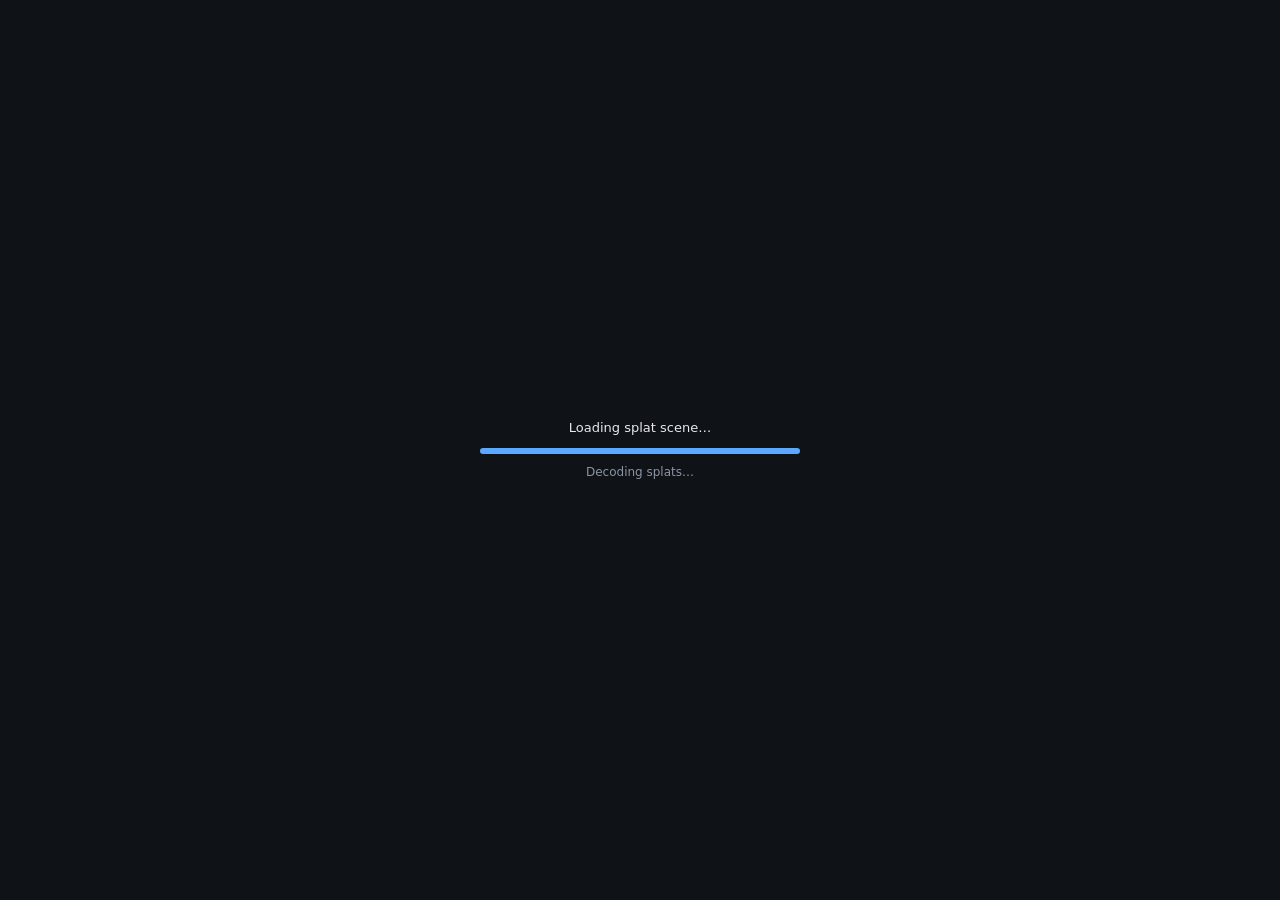
<file: web/index.html>
<!DOCTYPE html>
<html lang="en">
<head>
<meta charset="utf-8">
<meta name="viewport" content="width=device-width, initial-scale=1">
<title>Equipment Room Field-Service Navigator</title>
<style>
  :root { --bg:#0f1216; --panel:rgba(18,22,28,.92); --line:#2a313b; --text:#e6e9ee; --mut:#8b95a3;
          --ok:#3ecf8e; --watch:#f5b942; --bad:#ff5d5d; --none:#7d8794; --acc:#5aa9ff; }
  * { box-sizing:border-box; }
  html,body { margin:0; height:100%; background:var(--bg); color:var(--text);
              font:13px/1.45 ui-sans-serif,system-ui,-apple-system,"Segoe UI",sans-serif; overflow:hidden; }
  #c { position:fixed; inset:0; }
  .panel { position:fixed; background:var(--panel); border:1px solid var(--line); border-radius:10px;
           backdrop-filter:blur(6px); }
  #top { top:12px; left:12px; padding:10px 12px; display:flex; gap:8px; align-items:center; flex-wrap:wrap; max-width:calc(100% - 420px); transition:max-width .25s; }
  body.side-collapsed #top { max-width:calc(100% - 56px); }
  #top h1 { font-size:14px; margin:0 8px 0 0; font-weight:600; }
  button { background:#1d242d; color:var(--text); border:1px solid var(--line); border-radius:6px;
           padding:6px 10px; font:inherit; cursor:pointer; }
  button:hover { border-color:var(--acc); }
  button.on { background:#20354d; border-color:var(--acc); }
  label { color:var(--mut); display:flex; align-items:center; gap:6px; }
  input[type=range] { width:90px; }
  #side-shell { position:fixed; top:12px; right:12px; bottom:12px; width:390px; z-index:6; pointer-events:none; }
  #side { position:absolute; inset:0; padding:12px; overflow:auto; pointer-events:auto;
           transition:transform .28s cubic-bezier(.4,0,.2,1), opacity .2s; transform:translateX(0); opacity:1; }
  #side-shell.collapsed #side { transform:translateX(calc(100% + 20px)); opacity:0; pointer-events:none; }
  .side-bar { display:flex; justify-content:flex-end; align-items:center; margin:-2px 0 6px; gap:6px; }
  #sidecollapse { padding:4px 10px; font-size:11px; }
  #sideopen { position:fixed; right:0; top:50%; transform:translateY(-50%); z-index:6; padding:12px 8px;
              border-radius:8px 0 0 8px; border-right:none; font-size:11px; letter-spacing:.03em; cursor:pointer;
              writing-mode:vertical-rl; text-orientation:mixed; }
  #side h2 { font-size:12px; text-transform:uppercase; letter-spacing:.06em; color:var(--mut); margin:4px 0 8px; }
  .card { border:1px solid var(--line); border-radius:8px; padding:8px 10px; margin-bottom:8px; background:#141920; }
  .card .row { display:flex; justify-content:space-between; gap:8px; }
  .tag { font-weight:600; }
  .pill { font-size:11px; padding:1px 7px; border-radius:20px; border:1px solid; white-space:nowrap; }
  .mut { color:var(--mut); font-size:12px; }
  .kv { display:grid; grid-template-columns:auto auto; gap:0 10px; font-size:12px; margin-top:4px; color:#c5ccd6; }
  #status { bottom:12px; left:12px; padding:8px 12px; color:var(--mut); }
  #load { position:fixed; inset:0; display:flex; align-items:center; justify-content:center; flex-direction:column; gap:10px; z-index:9; background:var(--bg); }
  #bar { width:320px; height:6px; background:#222a33; border-radius:4px; overflow:hidden; }
  #bar i { display:block; height:100%; width:0; background:var(--acc); }
  .lbl { position:fixed; pointer-events:none; transform:translate(-50%,-100%); font-size:11px; font-weight:600;
         padding:2px 7px; border-radius:5px; background:rgba(10,12,16,.94); border:1px solid; white-space:nowrap; }
  #copilot { display:none; }
  #copilot.show { display:block; }
  #copilot .card { border-color:#5a3434; background:#1b1416; }
  #copilot h3 { margin:10px 0 4px; font-size:12px; color:#ffb4b4; }
  #copilot ul { margin:4px 0; padding-left:18px; }
  #copilot li { margin:2px 0; }
  #copilot-ai-mount { margin-bottom:8px; }
  #copilot-ai-mount .card { border-color:#3d5f8a; background:#141920; }
  #copilot .cop-sec { margin-top:6px; border-top:1px solid var(--line); padding-top:2px; }
  #copilot .cop-sec:first-of-type { margin-top:4px; border-top:none; padding-top:0; }
  #copilot .cop-sec summary { cursor:pointer; list-style:none; font-size:12px; color:#ffb4b4; font-weight:600;
                              padding:6px 0 4px; user-select:none; }
  #copilot .cop-sec summary::-webkit-details-marker { display:none; }
  #copilot .cop-sec summary::before { content:"▾"; color:var(--mut); margin-right:6px; display:inline-block; transition:transform .15s; }
  #copilot .cop-sec:not([open]) summary::before { transform:rotate(-90deg); }
  #copilot .cop-body { padding-bottom:2px; }
  code { font-size:11px; color:#9fc6ff; }
  svg text { fill:var(--mut); font-size:9px; }
  select { background:#1d242d; color:var(--text); border:1px solid var(--line); border-radius:6px; padding:5px 6px; font:inherit; max-width:230px; }
  select.on { background:#20354d; border-color:var(--acc); }
  #coords input { background:#0f1216; color:var(--text); border:1px solid var(--line); border-radius:5px; padding:3px 5px; font:inherit; }
  #avpanel { left:12px; padding:10px 12px; width:260px; display:none; }
  #avpanel .grid { display:grid; grid-template-columns:repeat(4,1fr); gap:4px; margin:6px 0 8px; }
  #avpanel .grid button { padding:5px 2px; font-size:12px; }
  #avpanel label { justify-content:space-between; margin:5px 0; }
  #avpanel input[type=color] { width:40px; height:22px; padding:0; border:1px solid var(--line); border-radius:4px; background:none; }
  #avpanel input[type=text] { width:140px; background:#0f1216; color:var(--text); border:1px solid var(--line); border-radius:5px; padding:3px 5px; font:inherit; }
  .sw { display:flex; gap:4px; } .sw i { width:16px; height:16px; border-radius:50%; cursor:pointer; border:1px solid #0008; }
  #nav { left:12px; bottom:58px; width:292px; padding:10px 12px; max-height:calc(100vh - 384px); min-height:220px; overflow-y:auto; }
  #nav h2 { font-size:12px; text-transform:uppercase; letter-spacing:.06em; color:var(--mut); margin:0 0 6px; }
  #nav .f { display:grid; grid-template-columns:44px 1fr; gap:5px 8px; align-items:center; }
  #nav input, #nav select { width:100%; max-width:none; background:#0f1216; color:var(--text); border:1px solid var(--line); border-radius:6px; padding:5px 7px; font:inherit; }
  #nav .b { display:flex; gap:6px; margin-top:7px; flex-wrap:wrap; }
  #navmsg { min-height:16px; margin-top:6px; }
  #minimap { position:fixed; left:12px; top:118px; border:1px solid var(--line); border-radius:8px; background:#0f1216; display:none; }
  .axl { position:fixed; pointer-events:none; transform:translate(-50%,-50%); font:bold 12px ui-monospace,monospace; text-shadow:0 0 3px #000; }
</style>
<script type="importmap">
{ "imports": {
    "three": "./lib/three.module.js",
    "three/addons/": "./lib/addons/",
    "@sparkjsdev/spark": "./lib/spark.module.js" } }
</script>
</head>
<body>
<canvas id="c"></canvas>
<div id="load"><div>Loading splat scene…</div><div id="bar"><i></i></div><div id="loadtxt" class="mut"></div></div>

<div id="top" class="panel">
  <h1>Field-Service Navigator</h1>
  <select id="target" title="Target asset"></select>
  <button id="round">Inspection round</button>
  <button id="play">▶ Start</button>
  <button id="reset">↺ Reset</button>
  <button id="follow" class="on" title="Camera mode (V)">First person</button>
  <button id="allbox">All boxes</button>
  <button id="layoutbtn" title="Open the drag-and-drop layout editor" onclick="location.href='layout.html'">Layout editor</button>
  <button id="healthbtn" class="on" title="Blinking centre lights on degrading assets (H)">Health lights</button>
  <select id="classsel" title="Show only the boxes of one class"></select>
  <button id="gridbtn" title="Show the navigation grid on the floor (G)">Grid</button>
  <button id="mapbtn" class="on" title="2D map (M)">Map</button>
  <button id="avbtn">Avatar</button>
  <button id="restorebtn" style="display:none" title="Reload and bring back objects removed this session">Restore removed</button>
  <label>radius <input id="rad" type="range" min="0.5" max="3" step="0.1" value="1.5"><span id="radv">1.5 m</span></label>
  <label>speed <input id="spd" type="range" min="0.3" max="3" step="0.1" value="1"><span id="spdv">1.0×</span></label>
</div>
<div id="drive" class="panel" style="position:fixed;bottom:12px;left:50%;transform:translateX(-50%);padding:6px 12px;display:none">
  Driving: <b>W/S</b> walk · <b>A/D</b> step sideways · <b>←/→</b> turn ·<b>Shift</b> faster · <b>R</b> route to target from here · <b>▶</b> back to route</div>
<div id="keyhint" class="mut" style="position:fixed;bottom:52px;left:12px">Tip: press W/A/S/D or arrow keys to walk yourself</div>

<div id="side-shell">
  <div id="side" class="panel">
    <div class="side-bar"><button type="button" id="sidecollapse" title="Collapse analysis panel (])" aria-expanded="true">Hide panel ▸</button></div>
    <div id="copilot"></div>
    <h2>Nearby assets <span id="ncount" class="mut"></span></h2>
    <div id="near"></div>
  </div>
</div>
<button type="button" id="sideopen" class="panel" title="Show analysis panel ([)" hidden>◂ Analysis</button>
<div id="status" class="panel"></div>
<div id="nav" class="panel">
  <h2>Navigation</h2>
  <form id="navform" class="f">
    <label for="gridsel">Grid</label><select id="gridsel"></select>
    <label for="from">From</label><input id="from" placeholder="here, a cell number or a tag" value="here">
    <label for="to">To</label><select id="to" title="Mapped assets with health and telemetry"></select>
    <span></span><div class="b" style="margin-top:0"><button>Go</button><button type="button" id="stopbtn">Stop</button></div>
  </form>
  <div id="navmsg" class="mut"></div>
</div>
<canvas id="minimap" width="240" height="240" title="Yellow free, red blocked, purple route, white you"></canvas>
<div id="coords" class="panel" style="display:none;bottom:52px;left:12px;padding:8px 12px;font:12px ui-monospace,Menlo,monospace;min-width:300px">
  <div><span class="mut">walker </span><span id="c-me"></span></div>
  <div><span class="mut">cursor </span><span id="c-cur">move the mouse over the floor</span></div>
  <div class="mut" style="margin-top:2px">.ply frame · y points down · floor y = <span id="c-floor"></span></div>
  <form id="goto" style="display:flex;gap:4px;margin-top:6px;align-items:center">
    <span class="mut">go to</span>
    <input id="gx" placeholder="x" style="width:64px"><input id="gz" placeholder="z" style="width:64px">
    <button>Teleport</button><button type="button" id="copyxyz" title="Copy walker xyz">Copy</button>
  </form>
</div>
<div id="avpanel" class="panel">
  <div class="row" style="display:flex;justify-content:space-between;align-items:center"><b>Avatar</b><button id="avreset" style="padding:3px 8px">Reset</button></div>
  <div class="grid" id="avstyles">
    <button data-s="tech">Technician</button><button data-s="robot">Robot</button><button data-s="drone">Drone</button><button data-s="capsule">Marker</button>
  </div>
  <label>body <span class="sw" id="avsw"></span><input type="color" id="avbody"></label>
  <label>accent <input type="color" id="avacc"></label>
  <label>size <input id="avh" type="range" min="0.6" max="1.3" step="0.05"><span id="avhv" style="width:38px;text-align:right"></span></label>
  <label>name <input type="text" id="avname-in" maxlength="24" placeholder="shown above avatar"></label>
</div>
<div id="avname" class="lbl" style="display:none;color:#e6e9ee;border-color:#5aa9ff"></div>
<div id="labels"></div>

<script type="module">
import * as THREE from "three";
import { OrbitControls } from "three/addons/controls/OrbitControls.js";
import { GLTFLoader } from "three/addons/loaders/GLTFLoader.js";
import { SparkRenderer, SplatMesh, SplatEdit, SplatEditSdf, SplatEditSdfType, SplatEditRgbaBlendMode } from "@sparkjsdev/spark";

const $ = (id) => document.getElementById(id);
let sideOpen = true;
function setSideOpen(open) {
  sideOpen = open;
  $("side-shell").classList.toggle("collapsed", !open);
  $("sideopen").hidden = open;
  $("sidecollapse").setAttribute("aria-expanded", String(open));
  document.body.classList.toggle("side-collapsed", !open);
}
function ensureSideOpen() { if (!sideOpen) setSideOpen(true); }
$("sidecollapse").onclick = () => setSideOpen(false);
$("sideopen").onclick = () => setSideOpen(true);
const COL = { healthy:"#3ecf8e", watch:"#f5b942", degraded:"#ff8a3d", attention_required:"#ff5d5d", none:"#7d8794" };
const stateCol = (it) => it.tag ? (COL[it.state] || "#5aa9ff") : COL.none;
const human = (s) => String(s).replace(/_/g, " ").toLowerCase();
const itemCls = (it) => it.label || human(it.asset_class || "unknown");
const CLASS_COL = {
  "control valve": "#3d8fd9", "process pump": "#2db86a", "electric motor": "#d4a017",
  "pressure transmitter": "#9b5de5", "vibration sensor": "#e07b39",
  "electrical cabinet": "#c9a227", "handwheel valve": "#2a9d8f", "valve_actuator": "#d9488f",
  "valve actuator": "#d9488f", "valve": "#4a8fd4", "pump": "#2db86a", "motor": "#d4a017",
  "pipe": "#2e5fb8", "door": "#c47b3a", "fan": "#e89b1f", "tank": "#7b4fd4",
  "ladder": "#8b93a8", "chair": "#6f8f5a", "box": "#1fa8b8", "cart": "#6faa14",
  "washing machine": "#5c6bc0", "black plastic bag": "#3d4a6b",
};
const classCol = (cls) => {
  const k = String(cls || "unknown").toLowerCase().trim();
  if (CLASS_COL[k]) return CLASS_COL[k];
  let h = 5381;
  for (let i = 0; i < k.length; i++) h = ((h << 5) + h) ^ k.charCodeAt(i);
  return "#" + new THREE.Color().setHSL((Math.abs(h) % 360) / 360, 0.82, 0.48).getHexString();
};
const BOX_FILL_LIT = 0.1, BOX_FILL_DIM = 0.04, BOX_EDGE_DIM = 0.92, BOX_EDGE_HI = 1;
const BOX_EDGE_UNIT = new THREE.CylinderGeometry(1, 1, 1, 8);
const BOX_EDGE_Q = new THREE.Quaternion(), BOX_EDGE_A = new THREE.Vector3(), BOX_EDGE_B = new THREE.Vector3();
const BOX_EDGE_UP = new THREE.Vector3(0, 1, 0);
const BOX_CORNERS = (hx, hy, hz) => [
  [-hx, -hy, -hz], [hx, -hy, -hz], [-hx, hy, -hz], [hx, hy, -hz],
  [-hx, -hy, hz], [hx, -hy, hz], [-hx, hy, hz], [hx, hy, hz],
];
const BOX_PAIRS = [[0, 1], [2, 3], [4, 5], [6, 7], [0, 2], [1, 3], [4, 6], [5, 7], [0, 4], [1, 5], [2, 6], [3, 7]];
function edgeRadius(size) {
  const m = Math.min(...size);
  return Math.min(0.006, Math.max(0.0015, m * 0.011));
}
function thickWireBox(hx, hy, hz, radius, colorHex) {
  const grp = new THREE.Group();
  const mat = new THREE.MeshBasicMaterial({ color: colorHex, transparent: true, opacity: 1, toneMapped: false });
  grp.userData.edgeMat = mat;
  const corners = BOX_CORNERS(hx, hy, hz);
  const r = Math.max(radius, 0.00125);
  for (const [a, b] of BOX_PAIRS) {
    BOX_EDGE_A.set(...corners[a]); BOX_EDGE_B.set(...corners[b]);
    const len = BOX_EDGE_A.distanceTo(BOX_EDGE_B);
    if (len < 1e-5) continue;
    const mesh = new THREE.Mesh(BOX_EDGE_UNIT, mat);
    const mid = BOX_EDGE_A.clone().add(BOX_EDGE_B).multiplyScalar(0.5);
    BOX_EDGE_Q.setFromUnitVectors(BOX_EDGE_UP, BOX_EDGE_B.clone().sub(BOX_EDGE_A).normalize());
    mesh.position.copy(mid); mesh.quaternion.copy(BOX_EDGE_Q); mesh.scale.set(r, len, r);
    grp.add(mesh);
  }
  grp.renderOrder = 3;
  return grp;
}
function setEdgeColor(grp, hex) { grp.userData.edgeMat?.color.set(hex); }
function setEdgeOpacity(grp, op) { if (grp.userData.edgeMat) grp.userData.edgeMat.opacity = op; }

// ---------- data
const scene_ = await (await fetch("data/scene.json")).json();
const { items, copilot, frame, navgrid: NG } = scene_;
const UP = frame.up_axis, H = [0,1,2].filter(a => a !== UP), sgn = frame.down_sign;
let mapped = items.filter(i => i.tag);
let byTag = Object.fromEntries(mapped.map(i => [i.tag, i]));
const REM_KEY = "fsn_removed_v1";
let removedStore = [];
try { removedStore = JSON.parse(localStorage.getItem(REM_KEY) || "[]"); } catch { removedStore = []; }

// ---------- nav grid (same map the Python planner built)
const b64 = (s) => Uint8Array.from(atob(s), c => c.charCodeAt(0));
const [GH, GW] = NG.shape, walk = b64(NG.walk), clear = b64(NG.clear);
const cellOf = (p) => [Math.floor((p.getComponent(NG.horiz[0]) - NG.origin[0]) / NG.cell),
                       Math.floor((p.getComponent(NG.horiz[1]) - NG.origin[1]) / NG.cell)];
const worldOf = (i, j) => { const v = new THREE.Vector3(); v.setComponent(NG.horiz[0], NG.origin[0] + (i + .5) * NG.cell);
  v.setComponent(NG.horiz[1], NG.origin[1] + (j + .5) * NG.cell); v.setComponent(UP, frame.floor * sgn); return v; };
const isWalk = (i, j) => i >= 0 && j >= 0 && i < GH && j < GW && walk[i * GW + j] === 1;
function nearestWalk(i, j) {
  let best = null, bd = 1e9;
  for (let r = 0; r < Math.max(GH, GW) && !best; r++)
    for (let di = -r; di <= r; di++) for (let dj = -r; dj <= r; dj++) {
      if (Math.max(Math.abs(di), Math.abs(dj)) !== r || !isWalk(i + di, j + dj)) continue;
      const d = di*di + dj*dj; if (d < bd) { bd = d; best = [i + di, j + dj]; }
    }
  return best;
}
function astar(s, g) {                         // 8-connected, penalised near obstacles
  const N = GH * GW, gs = new Float64Array(N).fill(Infinity), closed = new Uint8Array(N), came = new Int32Array(N).fill(-1);
  const heap = []; const push = (f, k) => { heap.push([f, k]); let i = heap.length - 1;
    while (i > 0) { const p = (i - 1) >> 1; if (heap[p][0] <= heap[i][0]) break; [heap[p], heap[i]] = [heap[i], heap[p]]; i = p; } };
  const pop = () => { const top = heap[0], last = heap.pop(); if (heap.length) { heap[0] = last; let i = 0;
    for (;;) { const l = 2*i+1, r = l+1; let m = i; if (l < heap.length && heap[l][0] < heap[m][0]) m = l;
      if (r < heap.length && heap[r][0] < heap[m][0]) m = r; if (m === i) break; [heap[m], heap[i]] = [heap[i], heap[m]]; i = m; } } return top; };
  const S = s[0] * GW + s[1], T = g[0] * GW + g[1]; gs[S] = 0; push(0, S);
  const nb = [[-1,0,1],[1,0,1],[0,-1,1],[0,1,1],[-1,-1,1.414],[-1,1,1.414],[1,-1,1.414],[1,1,1.414]];
  while (heap.length) {
    const [, k] = pop(); if (closed[k]) continue; closed[k] = 1; if (k === T) break;
    const i = (k / GW) | 0, j = k % GW;
    for (const [di, dj, c] of nb) {
      const ni = i + di, nj = j + dj; if (!isWalk(ni, nj)) continue;
      const nk = ni * GW + nj, ng = gs[k] + c * (1 + 0.6 / (clear[nk] * NG.cell + 0.1));
      if (ng < gs[nk]) { gs[nk] = ng; came[nk] = k; push(ng + Math.hypot(g[0] - ni, g[1] - nj), nk); }
    }
  }
  if (gs[T] === Infinity) return null;
  const out = []; for (let k = T; k !== -1; k = came[k]) out.push([(k / GW) | 0, k % GW]);
  return out.reverse();
}
function lineFree(a, b) {
  const n = Math.max(Math.abs(b[0]-a[0]), Math.abs(b[1]-a[1])) + 1;
  for (let t = 0; t <= n; t++) { const i = Math.round(a[0] + (b[0]-a[0]) * t / n), j = Math.round(a[1] + (b[1]-a[1]) * t / n); if (!isWalk(i, j)) return false; }
  return true;
}
function simplify(p) { const out = [p[0]]; let k = 0;
  while (k < p.length - 1) { let j = p.length - 1; while (j > k + 1 && !lineFree(p[k], p[j])) j--; out.push(p[j]); k = j; } return out; }
const goalCache = new Map();
function goalNear(it, standoff = 0.4) {        // walkable cell ~standoff from the item's footprint
  if (goalCache.has(it.id)) return goalCache.get(it.id);
  let best = null, bs = Infinity;
  for (let i = 0; i < GH; i++) for (let j = 0; j < GW; j++) {
    if (!isWalk(i, j)) continue;
    const w = worldOf(i, j); let d2 = 0;
    for (const a of H) { const e = Math.max(Math.abs(w.getComponent(a) - it.center[a]) - it.size[a]/2, 0); d2 += e*e; }
    const d = Math.sqrt(d2), score = Math.abs(d - standoff) + (d < 0.05 ? 10 : 0);
    if (score < bs) { bs = score; best = [i, j]; }
  }
  goalCache.set(it.id, best); return best;
}
function plan(startCell, it) {
  const g = goalNear(it); const raw = g && astar(startCell, g);
  return raw ? simplify(raw).map(([i, j]) => worldOf(i, j)) : null;
}
function recomputeClearance() {
  const INF = 1e6, dist = new Float32Array(GH * GW);
  for (let k = 0; k < GH * GW; k++) dist[k] = walk[k] ? INF : 0;
  for (let i = 0; i < GH; i++) for (let j = 0; j < GW; j++) {
    const k = i * GW + j;
    if (!walk[k]) continue;
    let m = dist[k];
    if (i > 0) m = Math.min(m, dist[(i - 1) * GW + j] + 1);
    if (j > 0) m = Math.min(m, dist[i * GW + j - 1] + 1);
    dist[k] = m;
  }
  for (let i = GH - 1; i >= 0; i--) for (let j = GW - 1; j >= 0; j--) {
    const k = i * GW + j;
    if (!walk[k]) { clear[k] = 0; continue; }
    let m = dist[k];
    if (i < GH - 1) m = Math.min(m, dist[(i + 1) * GW + j] + 1);
    if (j < GW - 1) m = Math.min(m, dist[i * GW + j + 1] + 1);
    clear[k] = Math.min(255, Math.round(m));
  }
}
function freeGridCells(it, pad = 0.03) {
  const lo = [], hi = [];
  for (const a of H) { lo.push(it.center[a] - it.size[a] / 2 - pad); hi.push(it.center[a] + it.size[a] / 2 + pad); }
  for (let i = 0; i < GH; i++) for (let j = 0; j < GW; j++) {
    const w = worldOf(i, j);
    const x = w.getComponent(NG.horiz[0]), z = w.getComponent(NG.horiz[1]);
    if (x >= lo[0] && x <= hi[0] && z >= lo[1] && z <= hi[1]) walk[i * GW + j] = 1;
  }
  recomputeClearance();
  mapDirty = true;
}

// ---------- backend routing. Static hosting has no backend, so the page falls back to the in-page planner.
let backend = false, gridName = "fine";
const CG = scene_.cellgrid;
const toVec = (p) => new THREE.Vector3(...p);
async function api(path, body) {
  const url = path.startsWith("/") ? path : `/${path.replace(/^\//, "")}`;
  const r = await fetch(url, { method: "POST", headers: { "Content-Type": "application/json" }, body: JSON.stringify(body) });
  const j = await r.json().catch(() => ({}));
  if (!r.ok) throw new Error(j.error || j.detail?.[0]?.msg || j.detail || r.statusText || r.status);
  return j;
}
/** @returns {true|"stale"} */
async function removeOnServer(id) {
  const r = await fetch(`/api/objects/${encodeURIComponent(id)}/remove`, {
    method: "POST", headers: { "Content-Type": "application/json" }, body: "{}",
  });
  if (r.ok) return true;
  if (r.status === 405) return "stale";
  const j = await r.json().catch(() => ({}));
  throw new Error(j.error || j.detail?.[0]?.msg || j.detail || r.statusText || r.status);
}
const here = () => (manual ? mPos : posAt(s).p);
const startBody = () => { const p = pts.length || manual ? here() : worldOf(...startCell); return { grid: gridName, position: [p.x, p.y, p.z] }; };

// ---------- three setup
const renderer = new THREE.WebGLRenderer({ canvas: $("c"), antialias:false });
renderer.setPixelRatio(Math.min(devicePixelRatio, 1.5));
renderer.setSize(innerWidth, innerHeight);
const scene = new THREE.Scene(); scene.background = new THREE.Color(0x0f1216);
const camera = new THREE.PerspectiveCamera(60, innerWidth/innerHeight, 0.05, 200);
scene.add(new SparkRenderer({ renderer }));
const controls = new OrbitControls(camera, renderer.domElement); controls.enableDamping = true;
const world = new THREE.Group();
if (UP === 1 && sgn === 1) world.rotation.x = Math.PI;      // scan is y-down; three.js is y-up
scene.add(world); world.updateMatrixWorld();
const toScene = (v) => v.clone().applyMatrix4(world.matrixWorld);

// ---------- splat: bundled .splat chunks if present, otherwise ask for the .ply
async function loadBundled() {
  const parts = scene_.splat.parts, total = scene_.splat.bytes;
  const bytes = new Uint8Array(total); let off = 0;
  for (const p of parts) {
    const res = await fetch(p); if (!res.ok) throw new Error("no bundled splat");
    const reader = res.body.getReader();
    for (;;) { const { done, value } = await reader.read(); if (done) break;
      bytes.set(value, off); off += value.length;
      $("bar").firstChild.style.width = (100*off/total).toFixed(1) + "%";
      $("loadtxt").textContent = `${(off/1e6).toFixed(1)} / ${(total/1e6).toFixed(1)} MB`; }
  }
  return { fileBytes: bytes.buffer, fileType: "splat" };
}
function askForPly() {
  return new Promise((resolve) => {
    $("load").innerHTML = `<div style="font-size:15px">Drop <b>Equipment_Room.ply</b> here</div>
      <div class="mut">or</div><input id="pick" type="file" accept=".ply,.splat">
      <div class="mut">The file stays in your browser; nothing is uploaded.</div><div id="loadtxt" class="mut"></div>`;
    const take = async (f) => { if (!f) return; $("loadtxt").textContent = `Reading ${(f.size/1e6).toFixed(0)} MB…`;
      resolve({ fileBytes: await f.arrayBuffer(), fileType: f.name.toLowerCase().endsWith(".splat") ? "splat" : "ply" }); };
    $("pick").onchange = (e) => take(e.target.files[0]);
    addEventListener("dragover", (e) => e.preventDefault());
    addEventListener("drop", (e) => { e.preventDefault(); take(e.dataTransfer.files[0]); });
  });
}
let src; try { src = await loadBundled(); } catch { src = await askForPly(); }
$("loadtxt") && ($("loadtxt").textContent = "Decoding splats…");
const splat = new SplatMesh(src); world.add(splat); await splat.initialized;
const splatRemover = new SplatEdit({ rgbaBlendMode: SplatEditRgbaBlendMode.MULTIPLY });
splat.add(splatRemover);
function splatHideBox(it, pad = 0.025) {
  const sdf = new SplatEditSdf({ type: SplatEditSdfType.BOX, opacity: 0, radius: 0.02 });
  sdf.position.set(it.center[0], it.center[1], it.center[2]);
  sdf.scale.set(it.size[0] / 2 + pad, it.size[1] / 2 + pad, it.size[2] / 2 + pad);
  splatRemover.add(sdf);
  return sdf;
}
$("load").remove();

// ---------- health degradation beacons (centre blinkers, independent of box visibility)
const HEALTH_BEACON_COL = { attention_required: 0xff5d5d, degraded: 0xff8a3d };
const healthBeaconKind = (it) => (it.tag && (it.state === "attention_required" || it.state === "degraded")) ? it.state : null;
function makeHealthBeacon(state) {
  const color = HEALTH_BEACON_COL[state];
  const mat = (op, add = false) => new THREE.MeshBasicMaterial({
    color, transparent: true, opacity: op, depthWrite: false, depthTest: false,
    blending: add ? THREE.AdditiveBlending : THREE.NormalBlending, toneMapped: false });
  const halo = new THREE.Mesh(new THREE.SphereGeometry(1.7, 10, 10), mat(0.09, true));
  const glow = new THREE.Mesh(new THREE.SphereGeometry(1, 12, 12), mat(0.28, true));
  const core = new THREE.Mesh(new THREE.SphereGeometry(0.38, 10, 10), mat(0.92));
  const g = new THREE.Group();
  g.add(halo, glow, core);
  g.userData = { state, core, glow, halo };
  g.renderOrder = 600;
  return g;
}
function sizeHealthBeacon(g, it) {
  const extent = Math.max(...it.size);
  g.scale.setScalar(Math.max(0.052, extent * 0.28));
}
function pulseHealthBeacon(g, phase) {
  const fast = g.userData.state === "attention_required";
  const wave = 0.5 + 0.5 * Math.sin(phase * (fast ? 4.6 : 2.9));
  const hi = 0.35 + 0.65 * wave;
  g.userData.core.material.opacity = hi;
  g.userData.glow.material.opacity = 0.1 + 0.26 * hi;
  g.userData.halo.material.opacity = 0.05 + 0.14 * hi;
  g.userData.glow.scale.setScalar(0.88 + 0.42 * wave);
  g.userData.halo.scale.setScalar(0.95 + 0.55 * wave);
}
const healthBeacons = new THREE.Group();
world.add(healthBeacons);

// ---------- boxes (thick wireframe edges — GL line width is always 1px)
const boxObjs = items.map(it => {
  const size = it.size;
  const cls = itemCls(it);
  const col = classCol(cls);
  const hx = size[0] / 2, hy = size[1] / 2, hz = size[2] / 2;
  const edges = thickWireBox(hx, hy, hz, edgeRadius(size), col);
  const g = new THREE.BoxGeometry(...size);
  const fill = new THREE.Mesh(g, new THREE.MeshBasicMaterial({ color: col, transparent: true, opacity: BOX_FILL_DIM, depthWrite: false, toneMapped: false }));
  const grp = new THREE.Group(); grp.add(edges, fill); grp.position.set(...it.center); grp.visible = false; world.add(grp);
  let beacon = null;
  const hb = healthBeaconKind(it);
  if (hb) {
    beacon = makeHealthBeacon(hb);
    sizeHealthBeacon(beacon, it);
    beacon.position.set(...it.center);
    healthBeacons.add(beacon);
  }
  return { it, grp, edges, fill, cls, src: it.source || "unknown", beacon };
});
async function removeObject(b, { skipConfirm = false, skipPersist = false } = {}) {
  const it = b.it;
  const tag = it.tag;
  const onRoute = tag && (stops.some(st => st.tag === tag) || $("target").value === tag);
  if (!skipConfirm && (tag || onRoute)) {
    const msg = tag ? `Remove mapped asset ${tag} from this session? Routes and copilot will ignore it until you restore.`
      : `Remove ${it.id} from the scene?`;
    if (!confirm(msg)) return;
  }
  if (backend) {
    try {
      const ok = await removeOnServer(it.id);
      if (ok === "stale") navNote("Removed in the viewer only — restart the backend (uv run python -m backend) so routes stay in sync.", true);
    } catch (e) { navNote(`Could not remove on server: ${e.message}`, true); return; }
  }
  splatHideBox(it);
  freeGridCells(it);
  goalCache.delete(it.id);
  world.remove(b.grp);
  b.grp.traverse(o => { o.geometry?.dispose(); if (o.material) { (Array.isArray(o.material) ? o.material : [o.material]).forEach(m => m.dispose()); } });
  if (b.beacon) {
    healthBeacons.remove(b.beacon);
    b.beacon.traverse(o => { o.geometry?.dispose(); if (o.material) { (Array.isArray(o.material) ? o.material : [o.material]).forEach(m => m.dispose()); } });
    b.beacon = null;
  }
  const ix = boxObjs.indexOf(b);
  if (ix >= 0) boxObjs.splice(ix, 1);
  const jx = items.indexOf(it);
  if (jx >= 0) items.splice(jx, 1);
  if (!skipPersist) { removedStore.push({ id: it.id, it: JSON.parse(JSON.stringify(it)) }); saveRemovedStore(); updateRestoreBtn(); }
  if (tag) {
    stops = stops.filter(st => st.tag !== tag);
    refreshAssetSelects();
    if ($("target").value && byTag[$("target").value]) routeTo($("target").value);
  }
  if (selBox === b) clearAnalysis();
  lastList = "";
  fillFilters();
  drawMap();
}
async function applyStoredRemovals() {
  if (!removedStore.length) return;
  for (const { id } of removedStore) {
    const b = boxObjs.find(x => x.it.id === id);
    if (b) await removeObject(b, { skipConfirm: true, skipPersist: true });
  }
  updateRestoreBtn();
}
async function syncRemovedToBackend() {
  if (!backend || !removedStore.length) return;
  let stale = false;
  for (const { id } of removedStore) {
    try { const ok = await removeOnServer(id); if (ok === "stale") stale = true; } catch {}
  }
  if (stale) navNote("Restart the backend (uv run python -m backend) to sync removed objects with server routing.", true);
}

// ---------- BIM GLB overlay (stages 8–12)
let bimRoot = null, bimVisible = false, bimLoaded = false, bimIndexByGid = {}, bimByMesh = new Map();
async function ensureBimLoaded() {
  if (bimLoaded) return;
  const gltf = await new GLTFLoader().loadAsync("data/bim/equipment_room.glb");
  bimRoot = gltf.scene;
  bimRoot.traverse(o => {
    if (!o.isMesh) return;
    o.material = o.material.clone();
    const hasVtxCol = !!(o.geometry?.attributes?.color);
    o.material.vertexColors = hasVtxCol;
    o.material.transparent = true;
    o.material.opacity = hasVtxCol ? 0.9 : 0.4;
    o.material.depthWrite = !hasVtxCol;
    o.material.toneMapped = false;
    const meta = bimIndexByGid[o.name];
    if (meta) bimByMesh.set(o, meta);
  });
  world.add(bimRoot);
  bimLoaded = true;
}
fetch("data/bim/index.json").then(r => r.ok ? r.json() : null).then(async j => {
  if (!j?.elements) return;
  for (const e of j.elements) bimIndexByGid[e.global_id] = e;
  if (new URLSearchParams(location.search).has("bim")) {
    await ensureBimLoaded();
    bimVisible = true;
    if (bimRoot) bimRoot.visible = true;
  }
}).catch(() => {});

// ---------- avatar (scaled to the scan: ceiling is ~2.1 units above the floor)
const AVATAR_H = 0.75;
// The figure is rebuilt from `av` whenever the Avatar panel changes; +z is forward, y is up (scene frame).
const AV_DEFAULT = { style:"tech", body:"#ffd23f", accent:"#ff7a1a", size:1, name:"" };
const av = { ...AV_DEFAULT };
try { Object.assign(av, JSON.parse(localStorage.getItem("avatar") || "{}")); } catch {}
const avatar = new THREE.Group();
let figure = new THREE.Group(), figMats = [], rotors = [], hover = 0, figTop = AVATAR_H;
// The sprite's body radius comes from the route grid: its footprint (3 cells, or what the backend says) x cell size / 2.
// Routes only use cells where that footprint fits, driving keeps the same distance from obstacles, and the ring shows it.
let spriteR = scene_.cellgrid ? 3 * scene_.cellgrid.step / 2 : 0.225;
const ring = new THREE.Mesh(new THREE.RingGeometry(spriteR * 0.82, spriteR, 48), new THREE.MeshBasicMaterial({ color:0x5aa9ff, transparent:true, opacity:0.5, side:THREE.DoubleSide }));
function setSprite(cells, step) { spriteR = cells * step / 2; ring.geometry.dispose(); ring.geometry = new THREE.RingGeometry(spriteR * 0.82, spriteR, 48); }
ring.rotation.x = -Math.PI/2; ring.position.y = 0.02;
avatar.add(figure, ring); scene.add(avatar);

function buildFigure() {
  avatar.remove(figure); figure.traverse(o => { o.geometry?.dispose(); o.material?.dispose(); });
  figure = new THREE.Group(); figMats = []; rotors = []; hover = 0;
  figTop = { tech:0.7, robot:0.64, drone:0.52 }[av.style] ?? AVATAR_H;
  const shade = (c, k) => "#" + new THREE.Color(c).multiplyScalar(k).getHexString();
  const add = (geo, color, x, y, z, op = 1) => {
    const m = new THREE.MeshBasicMaterial({ color, transparent:true, opacity:op }); m.userData.op = op; figMats.push(m);
    const mesh = new THREE.Mesh(geo, m); mesh.position.set(x, y, z); figure.add(mesh); return mesh;
  };
  const cap = (r, l) => new THREE.CapsuleGeometry(r, l, 4, 12), sph = (r) => new THREE.SphereGeometry(r, 16, 10);
  const hemi = (r) => new THREE.SphereGeometry(r, 16, 8, 0, Math.PI*2, 0, Math.PI/2);
  const cyl = (r, h) => new THREE.CylinderGeometry(r, r, h, 20), box = (x, y, z) => new THREE.BoxGeometry(x, y, z);
  const { body: B, accent: A } = av;
  if (av.style === "tech") {                       // field technician: hi-vis vest + hard hat
    for (const sx of [-1, 1]) { add(cap(0.03, 0.22), "#2b3440", sx*0.04, 0.14, 0); add(cap(0.022, 0.2), shade(B, 0.85), sx*0.095, 0.40, 0); }
    add(cap(0.07, 0.16), B, 0, 0.42, 0);
    add(cyl(0.073, 0.02), "#e8e8e8", 0, 0.45, 0);
    add(sph(0.055), "#e0b48a", 0, 0.62, 0);
    add(hemi(0.06), A, 0, 0.635, 0);
    add(cyl(0.078, 0.008), A, 0, 0.635, 0.012);
    for (const sx of [-1, 1]) add(sph(0.009), "#111", sx*0.02, 0.625, 0.051);
  } else if (av.style === "robot") {                // inspection robot on a wheeled base
    add(cyl(0.09, 0.06), "#333a44", 0, 0.03, 0);
    add(box(0.18, 0.34, 0.13), B, 0, 0.23, 0);
    add(box(0.12, 0.06, 0.005), shade(B, 0.6), 0, 0.28, 0.066);
    for (const sx of [-1, 1]) add(box(0.04, 0.2, 0.04), shade(B, 0.7), sx*0.115, 0.27, 0);
    add(cyl(0.02, 0.04), "#555", 0, 0.42, 0);
    add(box(0.15, 0.1, 0.11), A, 0, 0.49, 0);
    for (const sx of [-1, 1]) add(sph(0.015), "#9ff3ff", sx*0.035, 0.5, 0.056);
    add(cyl(0.005, 0.08), "#888", 0, 0.58, 0); add(sph(0.015), A, 0, 0.625, 0);
  } else if (av.style === "drone") {                 // quadcopter, hovers and bobs
    hover = 0.45;
    add(cyl(0.07, 0.04), B, 0, 0, 0); add(hemi(0.05), A, 0, 0.02, 0);
    for (const a of [Math.PI/4, -Math.PI/4]) add(box(0.36, 0.012, 0.02), "#333a44", 0, 0, 0).rotation.y = a;
    for (const [x, z] of [[1,1],[1,-1],[-1,1],[-1,-1]]) {
      add(cyl(0.008, 0.03), "#333a44", x*0.127, 0.015, z*0.127);
      rotors.push(add(box(0.12, 0.003, 0.012), "#d8dde4", x*0.127, 0.032, z*0.127, 0.7));
    }
    add(sph(0.02), "#111", 0, -0.02, 0.07);
    add(cyl(0.1, 0.002), "#000", 0, -0.43, 0, 0.3);  // ground shadow
  } else {                                           // original capsule marker
    add(cap(0.085, AVATAR_H - 0.17), B, 0, AVATAR_H/2, 0);
    add(sph(0.03), A, 0, AVATAR_H - 0.09, 0.08);
  }
  figure.scale.setScalar(av.size);
  avatar.add(figure);
}

function applyAvatar(save = true) {
  buildFigure();
  document.querySelectorAll("#avstyles button").forEach(b => b.classList.toggle("on", b.dataset.s === av.style));
  $("avbody").value = av.body; $("avacc").value = av.accent; $("avh").value = av.size;
  $("avhv").textContent = av.size.toFixed(2) + "×"; $("avname-in").value = av.name;
  $("avname").textContent = av.name; $("avname").style.display = av.name ? "block" : "none";
  if (save) try { localStorage.setItem("avatar", JSON.stringify(av)); } catch {}
}
$("avsw").innerHTML = ["#ffd23f", "#ff7a1a", "#3ecf8e", "#5aa9ff", "#e6e9ee"].map(c => `<i data-c="${c}" style="background:${c}"></i>`).join("");
$("avsw").onclick = (e) => { if (e.target.dataset.c) { av.body = e.target.dataset.c; applyAvatar(); } };
$("avstyles").onclick = (e) => { if (e.target.dataset.s) { av.style = e.target.dataset.s; applyAvatar(); } };
$("avbody").oninput = (e) => { av.body = e.target.value; applyAvatar(); };
$("avacc").oninput = (e) => { av.accent = e.target.value; applyAvatar(); };
$("avh").oninput = (e) => { av.size = +e.target.value; applyAvatar(); };
$("avname-in").oninput = (e) => { av.name = e.target.value.trim(); applyAvatar(); };
$("avreset").onclick = () => { Object.assign(av, AV_DEFAULT); applyAvatar(); };
$("avbtn").onclick = () => {
  const p = $("avpanel"), open = p.style.display !== "block";
  p.style.display = open ? "block" : "none"; $("avbtn").classList.toggle("on", open);
  p.style.top = ($("top").getBoundingClientRect().bottom + 8) + "px";
};
applyAvatar(false);
const startMarker = new THREE.Mesh(new THREE.CylinderGeometry(0.12, 0.12, 0.02, 24), new THREE.MeshBasicMaterial({ color:0x3ecf8e }));
scene.add(startMarker);

// ---------- route state: a route is a list of legs, each ending at a stop (an asset)
let pts = [], cum = [0], pathLen = 0, stops = [], stopIdx = 0, pathLine = null;
let startCell = cellOf(new THREE.Vector3(...scene_.path[0]));
let s = 0, playing = false, finished = false, camMode = "fp", showAll = false, showHealthBeacons = true, radius = 1.5, speed = 1.0;
let focusTag = null;                                             // asset whose copilot is shown
let mapDirty = true, showMap = true;
const drawMap = () => { mapDirty = true; };

// The walk from pipeline/view_splat.py (smooth_route): resample the path evenly, then round its corners with a
// moving average. Point-mirrored ends average back to the exact end points, so every stop stays where it was.
function smoothRoute(p, spacing = 0.03, window = 0.45) {
  if (p.length < 3) return p;
  const L = [0]; for (let i = 1; i < p.length; i++) L.push(L[i-1] + p[i].distanceTo(p[i-1]));
  const total = L.at(-1), line = []; let k = 1;
  const count = Math.ceil((total + spacing) / spacing);       // same samples as np.arange(0, total + spacing, spacing)
  for (let i = 0; i < count; i++) {
    const dd = Math.min(i * spacing, total); while (k < p.length - 1 && L[k] < dd) k++;
    line.push(p[k-1].clone().lerp(p[k], Math.min(1, Math.max(0, (dd - L[k-1]) / Math.max(1e-9, L[k] - L[k-1])))));
  }
  const n = line.length, half = Math.max(1, Math.floor(window / spacing / 2));
  const at = (i) => i < 0 ? line[0].clone().multiplyScalar(2).sub(line[Math.min(n - 1, -i)])
    : i >= n ? line[n-1].clone().multiplyScalar(2).sub(line[Math.max(0, 2 * (n - 1) - i)]) : line[i];
  const onFloor = (v) => isWalk(...cellOf(v));
  return line.map((raw, i) => {
    const sum = new THREE.Vector3(); for (let j = i - half; j <= i + half; j++) sum.add(at(j));
    const smooth = sum.divideScalar(2 * half + 1);
    return onFloor(smooth) || !onFloor(raw) ? smooth : raw;    // never round a corner off the walkable floor
  });
}
function setRoute(legs) {                    // legs: [{ tag, pts:[Vector3...] }]
  pts = []; stops = [];
  for (const leg of legs) { const L = { ...leg, pts: smoothRoute(leg.pts) }; const add = pts.length ? L.pts.slice(1) : L.pts; pts.push(...add); if (L.tag) stops.push({ tag: L.tag, idx: pts.length - 1 }); }
  cum = [0]; for (let i = 1; i < pts.length; i++) cum.push(cum[i-1] + pts[i].distanceTo(pts[i-1]));
  pathLen = cum.at(-1); stops.forEach(st => st.d = cum[st.idx]);
  if (pathLine) world.remove(pathLine);
  const lift = (v) => { const w = v.clone(); w.setComponent(UP, v.getComponent(UP) - sgn*0.03); return w; };
  pathLine = new THREE.Line(new THREE.BufferGeometry().setFromPoints(pts.map(lift)), new THREE.LineDashedMaterial({ color:0x5aa9ff, dashSize:0.15, gapSize:0.08 }));
  pathLine.computeLineDistances(); world.add(pathLine);
  startMarker.position.copy(toScene(pts[0]));
  s = 0; stopIdx = 0; playing = false; finished = false; focusTag = null; selBox = null;
  if (typeof manual !== "undefined") { manual = false; $("drive").style.display = "none"; }
  $("copilot").classList.remove("show"); $("play").textContent = "▶ Start";
  snapCam(); drawMap();
}
async function routeTo(tag, position) {
  if (backend) {
    try {
      const r = await api("api/route", { ...startBody(), ...(position ? { position } : {}), target: tag });
      setRoute([{ tag, pts: r.points.map(toVec) }]); navNote(`${r.length.toFixed(1)} m to ${tag} on the ${gridName} grid`);
    } catch (e) { navNote(String(e.message || e), true); }
    return;
  }
  const p = plan(startCell, byTag[tag]);
  if (!p) { navNote(`No walkable route to ${tag}. Try another start point.`, true); return; }
  setRoute([{ tag, pts: p }]);
}
const navNote = (text, bad) => { $("navmsg").textContent = text; $("navmsg").style.color = bad ? "#ff5d5d" : ""; };
async function routeRound() {                 // visit every non-healthy asset, nearest-next order
  if (backend) {
    try {
      const r = await api("api/route/round", startBody());
      setRoute(r.legs.map(L => ({ tag: L.target, pts: L.points.map(toVec) })));
      navNote(`${r.legs.length} stops on the ${gridName} grid`);
    } catch (e) { navNote(String(e.message || e), true); }
    return;
  }
  const todo = mapped.filter(i => i.state !== "healthy").map(i => i.tag);
  const legs = []; let cur = startCell;
  while (todo.length) {
    let best = null;
    for (const t of todo) { const p = plan(cur, byTag[t]); if (!p) continue;
      let L = 0; for (let k = 1; k < p.length; k++) L += p[k].distanceTo(p[k-1]);
      if (!best || L < best.L) best = { t, p, L }; }
    if (!best) break;
    legs.push({ tag: best.t, pts: best.p }); todo.splice(todo.indexOf(best.t), 1); cur = cellOf(best.p.at(-1));
  }
  setRoute(legs);
}

// ---------- motion helpers
const LOOK_AHEAD = 0.6;                       // the walker faces the path this far ahead, as in view_splat.py
function pointAt(d) {
  let i = cum.findIndex(c => c >= d); if (i <= 0) i = 1; if (d >= pathLen) i = pts.length - 1;
  const a = pts[i-1], b = pts[i], t = Math.min(1, Math.max(0, (d - cum[i-1]) / Math.max(1e-6, cum[i] - cum[i-1])));
  return a.clone().lerp(b, t);
}
function posAt(d) {
  if (pts.length < 2) return { p: pts[0] || new THREE.Vector3(), dir: new THREE.Vector3(1,0,0) };
  const p = pointAt(d);
  const dir = d + LOOK_AHEAD <= pathLen ? pointAt(d + LOOK_AHEAD).sub(p)          // near the end, keep the last heading
    : pointAt(pathLen).sub(pointAt(Math.max(0, pathLen - LOOK_AHEAD)));
  return { p, dir: dir.lengthSq() > 1e-12 ? dir.normalize() : new THREE.Vector3(1,0,0) };
}
function distToBox(p, it) { let d2 = 0;
  for (const a of H) { const e = Math.max(Math.abs(p.getComponent(a) - it.center[a]) - it.size[a]/2, 0); d2 += e*e; } return Math.sqrt(d2); }
const CAM_BACK = 1.3, CAM_H = 1.35, LOOK_H = 0.6;
function chasePose(d) {                       // camera rides the path behind the walker, so it stays in free space
  const me = posAt(d), meS = toScene(me.p); let camS = toScene(posAt(Math.max(0, d - CAM_BACK)).p);
  if (camS.distanceTo(meS) < 0.5) { const dirS = toScene(me.p.clone().add(me.dir)).sub(meS).setY(0).normalize(); camS = meS.clone().addScaledVector(dirS, -CAM_BACK); }
  camS.y = meS.y + CAM_H; return { cam: camS, look: meS.clone().add(new THREE.Vector3(0, LOOK_H, 0)) };
}
function snapCam() { fpYaw = null; const c = chasePose(s); camera.position.copy(c.cam); controls.target.copy(c.look); camera.lookAt(c.look); }

// ---------- first person: eye at head height, looks ahead along the route (or the drive heading),
// turns to face the asset on arrival. Drag to look around; on the route the head eases back forward.
// eye height is a person's, not the avatar's: ceiling is ~2.1 units, so ~1.1 reads as standing eye level
const FP_EYE = 1.1;
let fpYaw = null, lookYaw = 0, lookPitch = -0.2, dragFP = null, fpBack = 0;
const wrapA = (a) => Math.atan2(Math.sin(a), Math.cos(a));
function fpCam(dt) {
  let pS, heading;
  if (manual) { pS = toScene(mPos); heading = yaw; }
  else {
    const at = posAt(s), st = !playing && focusTag && byTag[focusTag];
    pS = toScene(at.p);
    let d = (st ? toScene(new THREE.Vector3(...st.center)) : toScene(posAt(Math.min(pathLen, s + 0.6)).p)).sub(pS).setY(0);
    if (d.lengthSq() < 0.01) d = toScene(at.p.clone().add(at.dir)).sub(pS).setY(0);
    heading = Math.atan2(d.x, d.z);
    if (!dragFP) lookYaw *= Math.exp(-dt * 1.5);
  }
  fpYaw = fpYaw === null ? heading : fpYaw + wrapA(heading - fpYaw) * Math.min(1, dt * (manual ? 14 : 4));
  const a = fpYaw + lookYaw, eye = pS.clone(); eye.y += FP_EYE;
  fpBack += ((!manual && !playing && focusTag ? 0.45 : 0) - fpBack) * Math.min(1, dt * 3);   // step back at an asset to frame it
  eye.x -= Math.sin(fpYaw) * fpBack; eye.z -= Math.cos(fpYaw) * fpBack;
  const dir = new THREE.Vector3(Math.sin(a) * Math.cos(lookPitch), Math.sin(lookPitch), Math.cos(a) * Math.cos(lookPitch));
  camera.position.copy(eye); controls.target.copy(eye).add(dir); camera.lookAt(controls.target);
}
const CAM_MODES = { fp:"First person", follow:"Follow cam", free:"Free cam (drag to orbit)" };
function setCamMode(m) {
  camMode = m; controls.enabled = m === "free"; fpYaw = null;
  $("follow").textContent = CAM_MODES[m]; $("follow").classList.toggle("on", m !== "free");
  camera.fov = m === "fp" ? 75 : 60; camera.updateProjectionMatrix();
}
renderer.domElement.addEventListener("pointerdown", (e) => { if (camMode === "fp") dragFP = { x: e.clientX, y: e.clientY }; });
addEventListener("pointermove", (e) => {
  if (!dragFP) return;
  const dx = e.clientX - dragFP.x, dy = e.clientY - dragFP.y; dragFP = { x: e.clientX, y: e.clientY };
  if (manual) yaw -= dx * 0.005; else lookYaw = Math.max(-2.5, Math.min(2.5, lookYaw - dx * 0.005));
  lookPitch = Math.max(-1.2, Math.min(0.9, lookPitch - dy * 0.004));
});
addEventListener("pointerup", () => dragFP = null);

// ---------- UI
const unit = (k) => ({pct:"%", bar:"bar", mm_s:"mm/s", c:"°C", a:"A", rpm:"rpm"})[(k.match(/_(pct|bar|mm_s|c|a|rpm)$/)||[])[1]] || "";
const fmt = (k) => k.replace(/_(pct|bar|mm_s|c|a|rpm)$/, "").replace(/_/g, " ");
const vlmLine = (it) => it.vlm ? `<div class="mut" title="${it.vlm.visual_evidence || ""}">VLM: ${it.vlm.label} · ${human(it.vlm.asset_class)} · ${it.vlm.confidence}</div>` : "";
function card(it, d) {
  const c = stateCol(it);
  const sel = selBox && selBox.it === it ? ";border-color:#fff" : "";
  if (!it.tag) return `<div class="card" data-box="${it.id}" style="cursor:pointer${sel}" title="Click for AI analysis"><div class="row"><span class="tag">${it.id}</span><span class="pill" style="color:${c};border-color:${c}">unmapped</span></div>
    <div class="mut">${d.toFixed(1)} m · context object, no asset identity (mapping confidence 0)</div>
    ${vlmLine(it)}
    ${showXYZ ? `<div class="mut" style="font-family:ui-monospace,monospace">centre ${it.center.map(v => v.toFixed(2)).join(", ")}</div>` : ""}</div>`;
  const tel = Object.entries(it.telemetry).slice(0,4).map(([k,v]) => `<span>${fmt(k)}</span><span>${v.last} ${unit(k)}</span>`).join("");
  const isStop = stops.some(st => st.tag === it.tag);
  return `<div class="card" data-box="${it.id}" title="Click for AI analysis" style="cursor:pointer${isStop ? ";border-color:#ff5d5d" : ""}${sel}">
    <div class="row"><span class="tag">${it.tag} <span class="mut">${human(it.asset_class)}</span></span>
    <span class="pill" style="color:${c};border-color:${c}">${human(it.state)} · ${it.health}</span></div>
    <div class="mut">${d.toFixed(1)} m · ${it.area} · ${it.criticality}</div>
    ${it.issue_code !== "NORMAL" ? `<div style="color:${c};font-size:12px">${it.issue} (${it.urgency})</div>` : ""}
    <div class="kv">${tel}</div>
    <div class="mut" style="margin-top:3px">mapping: ${it.mapping}, conf ${it.mapping_conf} · <code>${it.asset_id}</code></div>
    ${vlmLine(it)}
    ${showXYZ ? `<div class="mut" style="font-family:ui-monospace,monospace">centre ${it.center.map(v => v.toFixed(2)).join(", ")} · size ${it.size.map(v => v.toFixed(2)).join(" × ")}</div>` : ""}</div>`;
}
const assetOpt = (i) => `<option value="${i.tag}">${i.tag} · ${human(i.asset_class)} · ${human(i.state)} · ${i.health}</option>`;
function refreshAssetSelects() {
  const opts = [...items.filter(i => i.tag)].sort((a, b) => a.health - b.health);
  const html = opts.map(assetOpt).join("");
  const cur = $("target").value;
  $("target").innerHTML = html;
  $("to").innerHTML = html;
  mapped = opts;
  byTag = Object.fromEntries(mapped.map(i => [i.tag, i]));
  if (cur && byTag[cur]) { $("target").value = cur; $("to").value = cur; }
  else if (opts[0]) { $("target").value = opts[0].tag; $("to").value = opts[0].tag; }
}
refreshAssetSelects();
function saveRemovedStore() { try { localStorage.setItem(REM_KEY, JSON.stringify(removedStore)); } catch {} }
function updateRestoreBtn() {
  const n = removedStore.length;
  $("restorebtn").style.display = n ? "" : "none";
  $("restorebtn").textContent = n ? `Restore removed (${n})` : "Restore removed";
}
updateRestoreBtn();
$("restorebtn").onclick = () => { if (removedStore.length && confirm("Reload the page and bring back all removed objects?")) { removedStore = []; saveRemovedStore(); location.reload(); } };

function sparkline(tr) {
  const W = 360, Hh = 90, n = tr.A.length, ys = [...tr.A, ...tr.B];
  const sameScale = tr.a.endsWith("_pct") && tr.b.endsWith("_pct") && !tr.b.includes("quality");
  const sc = (arr) => { const lo = Math.min(...(sameScale ? ys : arr)), hi = Math.max(...(sameScale ? ys : arr));
    return (v) => Hh - 4 - (v - lo) / (hi - lo || 1) * (Hh - 14); };
  const x = (i) => i / (n - 1) * W, line = (a, c) => { const y = sc(a);
    return `<polyline fill="none" stroke="${c}" stroke-width="1.4" points="${a.map((v,i) => x(i).toFixed(1)+","+y(v).toFixed(1)).join(" ")}"/>`; };
  return `<svg width="${W}" height="${Hh}">${line(tr.A, "#5aa9ff")}${line(tr.B, "#ff8a3d")}
    <text x="2" y="9">${fmt(tr.a)} (blue) vs ${fmt(tr.b)} (orange), last 3 days${sameScale ? "" : ", each scaled"}</text></svg>`;
}
const copFold = (title, body, open = false) =>
  `<details class="cop-sec"${open ? " open" : ""}><summary>${title}</summary><div class="cop-body">${body}</div></details>`;
function showCopilot(tag) {
  const e = copilot[tag], st = e.state, healthy = st.issue_code === "NORMAL";
  const big = e.shifts.filter(x => Math.abs(x.change_pct) >= 10);
  const col = stateCol(byTag[tag] || { tag, state: st.condition_state });
  const obs = `<ul><li>Condition <b>${human(st.condition_state)}</b>, health ${st.health_score}, issue <code>${st.issue_code}</code> (${st.issue_summary}); model confidence ${st.model_confidence}. <span class="mut">[Current_State]</span></li>
   ${e.shifts.slice(0,4).map(x => `<li>${fmt(x.metric)}: ${x.last24h} ${unit(x.metric)} in the last 24 h vs ${x.before} before (${x.change_pct > 0 ? "+" : ""}${x.change_pct}%).</li>`).join("")}
   ${e.events.length ? `<li>Recent events: ${e.events.slice(0,4).map(v => `<code>${v.event_id}</code> ${human(v.event_code)} (${v.status})`).join(", ")}.</li>` : ""}
   ${e.work_orders.length ? `<li>Work orders: ${e.work_orders.map(w => `<code>${w.work_order_id}</code> ${w.action} → ${human(w.result)}`).join("; ")}.</li>` : ""}</ul>
   ${sparkline(e.trend)}`;
  const hypTitle = healthy ? "Assessment" : "Hypothesis (not yet verified)";
  const hyp = `<ul><li>${healthy ? "No significant deviation; routine monitoring is enough." :
     `${big.length ? `Largest change: ${big.map(x => `${fmt(x.metric)} ${x.change_pct > 0 ? "+" : ""}${x.change_pct}%`).join(", ")}. ` : "Telemetry shifts are small, so the diagnosis rests mainly on the condition model. "}
     ${e.cases.length ? `Pattern matches ${e.cases.map(c => `<code>${c.case_id}</code> “${c.historical_interpretation}”`).join(", ")}.` : "No matching historical case."}
     ${e.work_orders.some(w => w.result.includes("follow_up")) ? "A previous work order ended in follow-up required, which points to a recurring cause." : ""}`}</li></ul>`;
  const steps = `<ul><li>Confirm asset identity on site (QR/NFC); 3D mapping is ${byTag[tag] ? `${byTag[tag].mapping}, confidence ${byTag[tag].mapping_conf}` : "not placed in the scan"}. <code>DOC-3D-MAPPING</code></li>
   <li>${st.recommended_next_check[0].toUpperCase() + st.recommended_next_check.slice(1)}${e.cases[0] ? `; per <code>${e.cases[0].case_id}</code>: ${e.cases[0].recommended_next_check}` : ""}. <code>${e.doc}</code></li>
   <li class="mut">${e.doc_text}</li>
   <li>Follow site permits and lockout/tagout; escalate to qualified personnel. The copilot recommends checks only. <code>DOC-FIELD-SAFETY</code></li></ul>`;
  $("copilot").innerHTML = `<h2>AI service copilot</h2>
   <div class="card" style="border-color:${col}">
     <div class="row"><b>${e.tag} · ${human(st.asset_class)}</b><span class="pill" style="color:${col};border-color:${col}">${st.urgency} urgency</span></div>
   </div>
   <div id="copilot-ai-mount"></div>
   <div class="card" style="border-color:${col}">
     ${copFold("Observation", obs)}
     ${copFold(hypTitle, hyp)}
     ${copFold("Next safe verification steps", steps)}
   </div>`;
  $("copilot").classList.add("show");
  ensureSideOpen();
  aiBlock(tag);
}

// ---------- AI through the backend (provider/model auto-selected when backend is up)
const llm = { on: false, model: "", provider: "", list: [] };
function showProvider() {
  const p = llm.list.find(x => x.name === llm.provider); if (!p) return;
  llm.on = p.available; llm.model = p.models[0] || "";
}
async function loadProviders() {
  try {
    llm.list = await (await fetch("api/providers")).json();
    llm.provider = (llm.list.find(p => p.available) || llm.list[0]).name;
    showProvider();
  } catch { llm.on = false; }
}
loadProviders();
let nearTags = [];
const esc = (t) => t.replace(/[&<>]/g, c => ({ "&":"&amp;", "<":"&lt;", ">":"&gt;" })[c]);
function md(t) {
  const lines = esc(t).split("\n"); let html = "", list = null;
  const inline = (x) => x.replace(/\*\*(.+?)\*\*/g, "<b>$1</b>").replace(/`([^`]+)`/g, "<code>$1</code>");
  for (const ln of lines) {
    const ul = ln.match(/^\s*[-*•]\s+(.*)/), ol = ln.match(/^\s*\d+[.)]\s+(.*)/);
    const want = ul ? "ul" : ol ? "ol" : null;
    if (list && want !== list) { html += `</${list}>`; list = null; }
    if (want) { if (!list) { html += `<${want}>`; list = want; } html += `<li>${inline((ul || ol)[1])}</li>`; }
    else if (ln.trim()) html += `<div style="margin-top:6px">${inline(ln.replace(/^#+\s*/, ""))}</div>`;
  }
  return html + (list ? `</${list}>` : "");
}
function aiBlock(tag) {
  const mount = $("copilot-ai-mount");
  if (!mount) return;
  const box = document.createElement("div"); box.className = "card";
  mount.appendChild(box);
  if (!llm.on) {
    box.innerHTML = `<b>AI analysis</b><div class="mut">No AI provider is ready on the server. Set the API key in the backend environment and reload.</div>`;
    return;
  }
  box.innerHTML = `<div class="row"><b>AI analysis</b><span class="mut">${esc(llm.model)}</span></div>
    <div class="ai-out mut">Ask a question about ${esc(tag)} below.</div>
    <form class="ai-ask" style="display:flex;gap:6px;margin-top:8px">
      <input placeholder="Ask about ${tag}…" style="flex:1;background:#0f1216;color:var(--text);border:1px solid var(--line);border-radius:6px;padding:6px 8px;font:inherit">
      <button>Ask</button></form>`;
  const out = box.querySelector(".ai-out");
  const ask = async (question) => {
    out.classList.add("mut"); out.textContent = `Asking: ${question}…`;
    try {
      const r = await fetch("api/copilot/query", { method: "POST", headers: { "Content-Type": "application/json" },
        body: JSON.stringify({ tag, question, nearby: nearTags, provider: llm.provider, model: llm.model }) });
      const j = await r.json();
      if (!r.ok) throw new Error(j.error || r.status);
      out.classList.remove("mut");
      out.innerHTML = (question ? `<div class="mut">Q: ${esc(question)}</div>` : "") + md(j.answer) +
        (j.unverified_citations?.length ? `<div style="color:#f5b942;margin-top:6px">Not in the evidence, treat with care: ${j.unverified_citations.map(i => `<code>${esc(i)}</code>`).join(" ")}</div>` : "") +
        `<div class="mut" style="margin-top:6px">${esc(j.model)} · evidence: ${j.evidence_ids.map(i => `<code>${esc(i)}</code>`).join(" ")}</div>`;
    } catch (e) { out.innerHTML = `<span style="color:#ff5d5d">AI request failed: ${esc(String(e.message || e))}</span>`; }
  };
  box.querySelector(".ai-ask").onsubmit = (e) => { e.preventDefault(); const inp = e.target.querySelector("input");
    const q = inp.value.trim(); if (q) { inp.value = ""; ask(q); } };
}

// controls
$("target").onchange = (e) => { $("to").value = e.target.value; routeTo(e.target.value); };
$("round").onclick = () => routeRound();
$("play").onclick = () => {
  if (manual) { manual = false; $("drive").style.display = "none"; snapCam(); }   // back to the planned route where it was left
  if (finished) return;
  if (!playing && (focusTag && stopIdx < stops.length || selBox)) { $("copilot").classList.remove("show"); selBox = null; }
  playing = !playing; $("play").textContent = playing ? "❚❚ Pause" : "▶ Continue";
};
$("reset").onclick = () => { manual = false; $("drive").style.display = "none"; s = 0; stopIdx = 0; playing = false; finished = false; focusTag = null; selBox = null;
  $("copilot").classList.remove("show"); $("play").textContent = "▶ Start"; snapCam(); };
$("follow").onclick = () => setCamMode({ fp:"follow", follow:"free", free:"fp" }[camMode]);
addEventListener("keydown", (e) => { if (e.code === "KeyV" && e.target.tagName !== "INPUT" && e.target.tagName !== "SELECT") $("follow").click(); });
$("allbox").onclick = () => { showAll = !showAll; $("allbox").classList.toggle("on", showAll); };
$("healthbtn").onclick = () => { showHealthBeacons = !showHealthBeacons; $("healthbtn").classList.toggle("on", showHealthBeacons); healthBeacons.visible = showHealthBeacons; };
const filters = { cls: "", src: "" };
const inFilter = (b, skip) => (skip === "cls" || !filters.cls || b.cls === filters.cls) && (skip === "src" || !filters.src || b.src === filters.src);
function fillFilter(key, id, all) {                // counts follow the other filter
  const counts = new Map();
  for (const b of boxObjs) if (inFilter(b, key)) counts.set(b[key], (counts.get(b[key]) || 0) + 1);
  const sel = $(id); sel.length = 0; sel.add(new Option(all, ""));
  for (const v of [...new Set(boxObjs.map(b => b[key]))].sort()) sel.add(new Option(`${v} (${counts.get(v) || 0})`, v));
  sel.value = filters[key]; sel.classList.toggle("on", !!filters[key]);
}
const fillFilters = () => { fillFilter("cls", "classsel", "All classes"); };
fillFilters();
$("classsel").onchange = (e) => { filters.cls = e.target.value; fillFilters(); };
$("rad").oninput = (e) => { radius = +e.target.value; $("radv").textContent = radius.toFixed(1) + " m"; };   // nearby-asset radius; the ring is the sprite's body
$("spd").oninput = (e) => { speed = +e.target.value; $("spdv").textContent = speed.toFixed(1) + "×"; };

// ---------- click an object (or a nearby card) for AI analysis. A drag is a look/orbit, not a click.
// Mapped boxes open the grounded copilot; unmapped ones show their VLM evidence and can be identified
// from the current view (identity is never guessed, DOC-3D-MAPPING).
let selBox = null, downAt = null;
const boxRay = new THREE.Raycaster();
function boxAt(ev) {                               // nearest box under the cursor, hidden ones included; the filters limit it
  boxRay.setFromCamera(new THREE.Vector2(ev.clientX / innerWidth * 2 - 1, -(ev.clientY / innerHeight) * 2 + 1), camera);
  const hit = boxRay.intersectObjects(boxObjs.filter(b => inFilter(b)).map(b => b.fill), false)[0];
  return hit && boxObjs.find(b => b.fill === hit.object);
}
function bimAt(ev) {
  if (!bimVisible || !bimRoot) return null;
  boxRay.setFromCamera(new THREE.Vector2(ev.clientX / innerWidth * 2 - 1, -(ev.clientY / innerHeight) * 2 + 1), camera);
  const hit = boxRay.intersectObject(bimRoot, true)[0];
  if (!hit) return null;
  let o = hit.object;
  while (o && !bimByMesh.has(o)) o = o.parent;
  return o ? bimByMesh.get(o) : null;
}
function showBimInfo(meta) {
  selBox = null;
  $("copilot").innerHTML = `<h2>BIM element</h2><div class="card">
    <div class="row"><b>${esc(meta.name || meta.global_id)}</b><span><button class="x">✕</button></span></div>
    <div class="mut">${esc(meta.ifc_class || "")}${meta.tag ? ` · tag ${esc(meta.tag)}` : ""}</div>
    <div class="kv"><span>GlobalId</span><span>${esc(meta.global_id)}</span>
    ${meta.page_item_id ? `<span>Scene id</span><span>${esc(meta.page_item_id)}</span>` : ""}
    ${meta.fit_within_frac != null ? `<span>Fit ≤5cm</span><span>${(100 * meta.fit_within_frac).toFixed(0)}%</span>` : ""}
    </div></div>`;
  $("copilot").classList.add("show");
  ensureSideOpen();
  $("copilot").querySelector(".x").onclick = clearAnalysis;
}
function analyze(b) {
  selBox = b; lastList = "";
  if (b.it.tag && copilot[b.it.tag]) {
    showCopilot(b.it.tag);
    const bar = document.createElement("div"); bar.className = "row"; bar.style.margin = "0 0 6px";
    bar.innerHTML = `<span class="mut">Selected by click</span><span><button class="go">Route here</button> <button class="del" title="Remove from scene (Delete)">Delete object</button> <button class="x">✕</button></span>`;
    bar.querySelector(".go").onclick = () => { $("target").value = b.it.tag; routeTo(b.it.tag); };
    bar.querySelector(".x").onclick = clearAnalysis;
    wireDelete(bar);
    $("copilot").insertBefore(bar, $("copilot").children[1]);
    return;
  }
  const it = b.it, v = it.vlm, d = distToBox(manual ? mPos : posAt(s).p, it);
  const vlmBlock = v ? `<h3>Observation</h3><ul>
    <li>VLM sees <b>${esc(v.label)}</b> (${human(v.asset_class)}), confidence ${v.confidence}.</li>
    ${v.visual_evidence ? `<li class="mut">${esc(v.visual_evidence)}</li>` : ""}</ul>` : "";
  const idvBlock = llm.on ? `<button class="idv">Identify with VLM</button> <span class="mut idv-out"></span>` : "";
  $("copilot").innerHTML = `<h2>AI object analysis</h2><div class="card" style="border-color:${stateCol(it)}">
    <div class="row"><b>${it.id}</b><span><span class="pill" style="color:${stateCol(it)};border-color:${stateCol(it)}">unmapped</span> <button class="del" title="Remove from scene (Delete)">Delete object</button> <button class="x">✕</button></span></div>
    <div class="mut">${d.toFixed(1)} m away · size ${it.size.map(x => x.toFixed(2)).join(" × ")}${it.label ? ` · detector: ${esc(it.label)}` : ""}</div>
    ${vlmBlock}${idvBlock}</div>`;
  $("copilot").classList.add("show");
  ensureSideOpen();
  $("copilot").querySelector(".x").onclick = clearAnalysis;
  wireDelete($("copilot"));
  const btn = $("copilot").querySelector(".idv");
  if (btn) btn.onclick = async () => {
    const out = $("copilot").querySelector(".idv-out");
    const hidden = [avatar, startMarker, pathLine, ...boxObjs.map(o => o.grp)].filter(o => o && o.visible);
    hidden.forEach(o => o.visible = false);       // the VLM must see the scan only
    const image = grabCrop(it); hidden.forEach(o => o.visible = true);
    if (!image) { out.textContent = "Object is not on screen; look at it and try again."; return; }
    btn.disabled = true; out.textContent = "Asking the VLM…";
    try {
      const r = await fetch("api/vlm/label", { method:"POST", headers:{ "Content-Type":"application/json" },
        body: JSON.stringify({ box_id: it.id, image, provider: llm.provider, model: llm.model }) });
      const j = await r.json(); if (!r.ok || j.error) throw new Error(j.error || r.status);
      it.vlm = j; if (selBox === b) analyze(b);
    } catch (e) { out.innerHTML = `<span style="color:#ff5d5d">VLM request failed: ${esc(String(e.message || e))}</span>`; btn.disabled = false; }
  };
}
function clearAnalysis() { selBox = null; lastList = ""; $("copilot").classList.remove("show"); }
function wireDelete(root) {
  const btn = root?.querySelector(".del");
  if (btn) btn.onclick = () => { const b = selBox; if (b) removeObject(b); };
}
renderer.domElement.addEventListener("pointerdown", (e) => downAt = { x: e.clientX, y: e.clientY });
renderer.domElement.addEventListener("click", (ev) => {
  if (!downAt || Math.hypot(ev.clientX - downAt.x, ev.clientY - downAt.y) > 5) return;
  const b = boxAt(ev);
  if (b) analyze(b);
  else {
    const m = bimAt(ev);
    if (m?.page_item_id) {
      const bo = boxObjs.find(x => x.it.id === m.page_item_id);
      if (bo) analyze(bo);
      else showBimInfo(m);
    } else if (m) showBimInfo(m);
  }
});
renderer.domElement.addEventListener("pointermove", (ev) => {
  if (ev.buttons) return;
  renderer.domElement.style.cursor = (boxAt(ev) || bimAt(ev)) ? "pointer" : "";
});
$("near").onclick = (e) => { const c = e.target.closest("[data-box]"); if (c) analyze(boxObjs.find(b => b.it.id === c.dataset.box)); };
addEventListener("resize", () => { camera.aspect = innerWidth/innerHeight; camera.updateProjectionMatrix(); renderer.setSize(innerWidth, innerHeight); });

// ---------- keyboard driving: W/S or ↑/↓ walk, A/D step sideways, ←/→ turn, Shift faster, R = route from here
const keys = new Set(); let manual = false, mPos = null, yaw = 0, turnRate = 0;
const vel = new THREE.Vector3();                 // eases starts, stops and turns instead of jumping to full speed
const DRIVE = { KeyW:1, KeyS:1, KeyA:1, KeyD:1, ArrowUp:1, ArrowDown:1, ArrowLeft:1, ArrowRight:1 };
addEventListener("keydown", (e) => {
  if (e.target.tagName === "SELECT" || e.target.tagName === "INPUT") return;
  if (DRIVE[e.code]) {
    e.preventDefault(); keys.add(e.code);
    if (!manual) {                               // take over from the auto route at the current spot
      const { p, dir } = posAt(s); mPos = p.clone();
      const dS = toScene(p.clone().add(dir)).sub(toScene(p)); yaw = Math.atan2(dS.x, dS.z); vel.set(0, 0, 0); turnRate = 0;
      manual = true; playing = false; $("play").textContent = "▶ Resume route"; $("drive").style.display = "block";
    }
  }
  if (e.code === "KeyR" && manual) {             // plan from here to the selected target
    const c = nearestWalk(...cellOf(mPos)); if (c) { startCell = c; manual = false; $("drive").style.display = "none";
      stops.length > 1 ? routeRound() : routeTo($("target").value, [mPos.x, mPos.y, mPos.z]); }
  }
});
addEventListener("keyup", (e) => keys.delete(e.code));
addEventListener("blur", () => keys.clear());
// Driving keeps the sprite's body radius (from the route grid) clear of obstacles, so you can only drive where routes can go.
const clearAt = (v) => { const [i, j] = cellOf(v); return (i >= 0 && j >= 0 && i < GH && j < GW) ? clear[i * GW + j] * NG.cell : 0; };
const walkableRaw = (v) => clearAt(v) >= spriteR;
function drive(dt) {
  const fast = keys.has("ShiftLeft") || keys.has("ShiftRight") ? 2.2 : 1;
  const turn = (keys.has("ArrowLeft") ? 1 : 0) - (keys.has("ArrowRight") ? 1 : 0);
  const fwd = (keys.has("KeyW") || keys.has("ArrowUp") ? 1 : 0) - (keys.has("KeyS") || keys.has("ArrowDown") ? 1 : 0);
  const side = (keys.has("KeyD") ? 1 : 0) - (keys.has("KeyA") ? 1 : 0);     // A/D step sideways
  const ease = 1 - Math.exp(-dt * 10);           // about 0.3 s to reach full speed or stop
  turnRate += (turn * 2.2 - turnRate) * ease; yaw += turnRate * dt;
  const meS = toScene(mPos);
  const want = new THREE.Vector3(Math.sin(yaw), 0, Math.cos(yaw)).multiplyScalar(fwd)
    .add(new THREE.Vector3(-Math.cos(yaw), 0, Math.sin(yaw)).multiplyScalar(side)).normalize().multiplyScalar(1.1 * fast * speed);
  vel.lerp(want, ease);
  if (vel.lengthSq() < 1e-6) { vel.set(0, 0, 0); return; }
  const step = vel.length() * dt, dirS = vel.clone().normalize();
  const here = clearAt(mPos);
  const tryMove = (vS) => { const raw = world.worldToLocal(meS.clone().add(vS)); raw.setComponent(UP, mPos.getComponent(UP));
    const c = clearAt(raw);
    // allowed if the spot is free enough, or if it at least moves away from the obstacle (unsticks)
    if (c >= spriteR || (here < spriteR && c > here) || (here < spriteR && c > 0 && c >= here)) { mPos.copy(raw); return true; }
    return false; };
  // full step, else slide along the obstacle on one axis
  if (!tryMove(dirS.clone().multiplyScalar(step)))
    tryMove(new THREE.Vector3(dirS.x * step, 0, 0)) || tryMove(new THREE.Vector3(0, 0, dirS.z * step));
}
function manualCam() {                           // pull the camera in if a wall is behind the walker
  const meS = toScene(mPos), back = new THREE.Vector3(-Math.sin(yaw), 0, -Math.cos(yaw));
  let dist = CAM_BACK;
  for (let d = 0.2; d <= CAM_BACK; d += 0.1) {
    const raw = world.worldToLocal(meS.clone().addScaledVector(back, d)); raw.setComponent(UP, mPos.getComponent(UP));
    if (!isClearish(raw)) { dist = Math.max(0.5, d - 0.15); break; }
  }
  // when squeezed, go higher and look down over the walker instead of into its back
  const cam = meS.clone().addScaledVector(back, dist); cam.y = meS.y + CAM_H + 0.35 * (1 - dist / CAM_BACK);
  return { cam, look: meS.clone().add(new THREE.Vector3(0, LOOK_H, 0)) };
}
const isClearish = (raw) => { const [i, j] = cellOf(raw); return i >= 0 && j >= 0 && i < GH && j < GW && clear[i * GW + j] > 0; };

// ---------- XYZ overlay: live coordinates in the .ply frame, axis gizmo, teleport
let showXYZ = false; const fmt3 = (v) => `x ${v.x.toFixed(2)}  y ${v.y.toFixed(2)}  z ${v.z.toFixed(2)}`;
const axes = new THREE.AxesHelper(1); axes.visible = false; world.add(axes);        // drawn in raw coords
const axOrigin = new THREE.Vector3(0, frame.floor * sgn, 0);                           // put gizmo on the floor
axes.position.copy(axOrigin);
const axLbl = ["x", "y", "z"].map((n, k) => { const d = document.createElement("div"); d.className = "axl";
  d.style.color = ["#ff5d5d", "#3ecf8e", "#5aa9ff"][k]; d.textContent = `+${n}`; d.style.display = "none"; document.body.appendChild(d); return d; });
$("c-floor").textContent = (frame.floor * sgn).toFixed(3);
const hoverPlane = new THREE.Plane(new THREE.Vector3(0, 1, 0), 0);
renderer.domElement.addEventListener("mousemove", (ev) => {
  if (!showXYZ) return;
  hoverPlane.constant = -toScene(worldOf(0, 0)).y;
  const ray = new THREE.Raycaster(); ray.setFromCamera(new THREE.Vector2(ev.clientX / innerWidth * 2 - 1, -(ev.clientY / innerHeight) * 2 + 1), camera);
  const hit = new THREE.Vector3(); if (!ray.ray.intersectPlane(hoverPlane, hit)) return;
  const raw = world.worldToLocal(hit.clone()); const [i, j] = cellOf(raw);
  const c = (i >= 0 && j >= 0 && i < GH && j < GW) ? clear[i * GW + j] * NG.cell : 0;
  $("c-cur").innerHTML = `${fmt3(raw)} <span class="mut">${c >= 0.1 ? "walkable" : c > 0 ? "tight" : "blocked"}</span>`;
});
let lastMe = new THREE.Vector3();
$("copyxyz").onclick = async () => { try { await navigator.clipboard.writeText(`${lastMe.x.toFixed(3)}, ${lastMe.y.toFixed(3)}, ${lastMe.z.toFixed(3)}`);
  $("copyxyz").textContent = "Copied"; setTimeout(() => $("copyxyz").textContent = "Copy", 1200); } catch { $("copyxyz").textContent = "Blocked"; } };
$("goto").onsubmit = (e) => {
  e.preventDefault();
  const x = parseFloat($("gx").value), z = parseFloat($("gz").value); if (!isFinite(x) || !isFinite(z)) return;
  const v = new THREE.Vector3(x, frame.floor * sgn, z); const c = nearestWalk(...cellOf(v)); if (!c) return;
  const w = worldOf(...c);
  if (!manual) { const { p, dir } = posAt(s); const dS = toScene(p.clone().add(dir)).sub(toScene(p)); yaw = Math.atan2(dS.x, dS.z);
    manual = true; playing = false; $("play").textContent = "▶ Resume route"; $("drive").style.display = "block"; }
  mPos = w; startCell = c;
};

// ---------- first route: the default faulty target
const defTag = byTag["CV-003"] ? "CV-003" : opts[0].tag;
$("target").value = defTag;
$("to").value = defTag;
routeTo(defTag);

setCamMode("fp");

// ---------- crop a box from the current view (used by "Identify with VLM" on a clicked object)
function boxCorners(it) {
  const out = [];
  for (const sx of [-1, 1]) for (const sy of [-1, 1]) for (const sz of [-1, 1])
    out.push(new THREE.Vector3(it.center[0] + sx*it.size[0]/2, it.center[1] + sy*it.size[1]/2, it.center[2] + sz*it.size[2]/2));
  return out;
}
function grabCrop(it) {
  renderer.render(scene, camera);                // read the canvas in the same task, before it is cleared
  const src = renderer.domElement, W = src.width, Hc = src.height;
  let x0 = 1e9, y0 = 1e9, x1 = -1e9, y1 = -1e9;
  for (const p of boxCorners(it)) { const v = toScene(p).project(camera);
    const x = (v.x + 1) / 2 * W, y = (1 - v.y) / 2 * Hc; x0 = Math.min(x0, x); x1 = Math.max(x1, x); y0 = Math.min(y0, y); y1 = Math.max(y1, y); }
  x0 = Math.max(0, x0); y0 = Math.max(0, y0); x1 = Math.min(W, x1); y1 = Math.min(Hc, y1);
  if (x1 - x0 < 8 || y1 - y0 < 8) return null;
  const m = Math.max(0.35 * Math.max(x1 - x0, y1 - y0), 80);
  const cx0 = Math.max(0, x0 - m), cy0 = Math.max(0, y0 - m), cx1 = Math.min(W, x1 + m), cy1 = Math.min(Hc, y1 + m);
  const k = Math.min(1, 640 / Math.max(cx1 - cx0, cy1 - cy0));
  const cv = document.createElement("canvas"); cv.width = Math.round((cx1 - cx0) * k); cv.height = Math.round((cy1 - cy0) * k);
  const g = cv.getContext("2d"); g.drawImage(src, cx0, cy0, cx1 - cx0, cy1 - cy0, 0, 0, cv.width, cv.height);
  g.strokeStyle = "#ffd400"; g.lineWidth = 3; g.strokeRect((x0 - cx0) * k, (y0 - cy0) * k, (x1 - x0) * k, (y1 - y0) * k);
  return cv.toDataURL("image/jpeg", 0.85);
}

// ---------- navigation panel: choose a grid, and route between tags, cell numbers or where you stand
const parseSpot = (text) => {           // a tag or cell number anywhere in the text, else the words themselves
  const v = text.trim(); if (!v || /^(here|me)$/i.test(v)) return { here: true };
  const t = v.match(/\b(CV|PT|VS|P|M)-?(\d{3})\b/i); if (t) return { tag: `${t[1].toUpperCase()}-${t[2]}` };
  const n = v.match(/\b\d{1,5}\b/); if (n) return { cell: +n[0] };
  return { text: v }; };
fetch("api/grids").then(r => r.ok ? r.json() : Promise.reject()).then(list => {
  backend = true;
  $("gridsel").innerHTML = list.map(g => `<option value="${g.name}">${g.label}</option>`).join("");
  if (list[0]?.sprite) setSprite(list[0].sprite, list[0].step);
  syncRemovedToBackend();
}).catch(() => { $("gridsel").innerHTML = `<option value="fine">Fine 5 cm (in page)</option>`; $("gridsel").disabled = true; navNote("No backend: routes run in the page."); });
$("gridsel").onchange = (e) => { gridName = e.target.value; drawOverlay(); drawMap(); if (stops.length === 1) routeTo(stops[0].tag); };
$("navform").onsubmit = async (e) => {
  e.preventDefault();
  if (!backend) { navNote("The backend is not running.", true); return; }
  const from = parseSpot($("from").value);
  const toTag = $("to").value;
  if (!toTag || !byTag[toTag]) { navNote("Choose a destination asset.", true); return; }
  if (from.text) { navNote("From takes here, a tag or a cell number.", true); return; }
  const body = { grid: from.cell ? "cells" : gridName, target: toTag };
  if (from.cell) body.start_cell = from.cell;
  else if (from.tag) { const it = byTag[from.tag]; if (!it) { navNote(`Unknown tag ${from.tag}`, true); return; } const c = worldOf(...goalNear(it)); body.position = [c.x, c.y, c.z]; }
  else { const p = here(); body.position = [p.x, p.y, p.z]; }
  try {
    const r = await api("api/route", body);
    if (body.grid !== gridName) { gridName = body.grid; $("gridsel").value = gridName; drawOverlay(); }
    setRoute([{ tag: r.target && byTag[r.target] ? r.target : null, pts: r.points.map(toVec) }]);
    if (r.target && byTag[r.target]) { $("target").value = r.target; $("to").value = r.target; }
    navNote(`${r.length.toFixed(1)} m on the ${gridName} grid`); $("play").click();
  } catch (err) { navNote(String(err.message || err), true); }
};
$("stopbtn").onclick = () => { if (playing) $("play").click(); };

// ---------- floor grid overlay and 2D map, for whichever grid is selected
const decodeCells = () => CG ? b64(CG.sizes) : null, cellSizes = decodeCells();
const cellId = (ix, iz) => (CG.z_up ? CG.cells - 1 - iz : iz) * CG.cells + ix + 1;
function gridSpan() {
  if (gridName === "cells" && CG) { const half = CG.step * CG.cells / 2; return { x0: CG.center_x - half, z0: CG.center_z - half, w: 2 * half, h: 2 * half }; }
  return { x0: NG.origin[0], z0: NG.origin[1], w: GH * NG.cell, h: GW * NG.cell };
}
function paintGrid(ctx, W, numbers) {         // x runs across and z runs up, like the top view
  const g = gridSpan(), H_ = W * g.h / g.w; ctx.canvas.height = H_; ctx.clearRect(0, 0, W, H_);
  const fill = (x, z, dx, dz, c) => { ctx.fillStyle = c; ctx.fillRect((x - g.x0) / g.w * W, H_ - (z + dz - g.z0) / g.h * H_, dx / g.w * W + 0.6, dz / g.h * H_ + 0.6); };
  if (gridName === "cells" && CG) {
    const n = CG.cells, d = CG.step;
    for (let ix = 0; ix < n; ix++) for (let iz = 0; iz < n; iz++)
      fill(g.x0 + ix * d, g.z0 + iz * d, d, d, cellSizes[ix * n + iz] ? "rgba(235,205,70,.62)" : "rgba(200,40,35,.72)");
    ctx.strokeStyle = "rgba(20,20,20,.55)"; ctx.lineWidth = W / 3200; ctx.beginPath();
    for (let k = 0; k <= n; k++) { const v = k / n * W, u = k / n * H_; ctx.moveTo(v, 0); ctx.lineTo(v, H_); ctx.moveTo(0, u); ctx.lineTo(W, u); }
    ctx.stroke();
    if (numbers) { ctx.fillStyle = "#000"; ctx.font = `${W / n * 0.26}px sans-serif`; ctx.textAlign = "center"; ctx.textBaseline = "middle";
      for (let ix = 0; ix < n; ix++) for (let iz = 0; iz < n; iz++) { if (!cellSizes[ix * n + iz]) continue;
        ctx.fillText(cellId(ix, iz), (ix + .5) / n * W, H_ - (iz + .5) / n * H_); } }
  } else {
    for (let i = 0; i < GH; i++) for (let j = 0; j < GW; j++) { const w = walk[i * GW + j];
      if (w || clear[i * GW + j]) fill(NG.origin[0] + i * NG.cell, NG.origin[1] + j * NG.cell, NG.cell, NG.cell, w ? "rgba(235,205,70,.5)" : "rgba(255,150,60,.5)");
      else fill(NG.origin[0] + i * NG.cell, NG.origin[1] + j * NG.cell, NG.cell, NG.cell, "rgba(200,40,35,.5)"); }
  }
}
const overlayCanvas = document.createElement("canvas"); overlayCanvas.width = 4096;
const overlayTex = new THREE.CanvasTexture(overlayCanvas); overlayTex.anisotropy = 8; overlayTex.colorSpace = THREE.SRGBColorSpace;
const overlay = new THREE.Mesh(new THREE.PlaneGeometry(1, 1), new THREE.MeshBasicMaterial({ map: overlayTex, transparent: true, depthWrite: false, side: THREE.DoubleSide }));
overlay.visible = false; overlay.renderOrder = 1000; overlay.material.depthTest = false; world.add(overlay);   // after the splats
function drawOverlay() {
  if (!overlay.visible) return;
  paintGrid(overlayCanvas.getContext("2d", { willReadFrequently: false }), overlayCanvas.width, true);
  const g = gridSpan(); overlay.geometry.dispose(); overlay.geometry = new THREE.PlaneGeometry(g.w, g.h);
  overlay.position.set(g.x0 + g.w / 2, frame.floor * sgn - sgn * 0.012, g.z0 + g.h / 2);
  overlay.rotation.set(Math.PI / 2, 0, 0); overlayTex.needsUpdate = true;
}
const mapCanvas = $("minimap"), mapBase = document.createElement("canvas"); mapBase.width = 240;
function renderMap(p) {
  if (!showMap) return;
  if (mapDirty) { paintGrid(mapBase.getContext("2d"), 240, false); mapCanvas.height = mapBase.height; mapDirty = false; }
  const ctx = mapCanvas.getContext("2d"), g = gridSpan(), W = 240, Hh = mapCanvas.height;
  const mx = (v) => (v.x - g.x0) / g.w * W, my = (v) => Hh - (v.z - g.z0) / g.h * Hh;
  ctx.fillStyle = "#0f1216"; ctx.fillRect(0, 0, W, Hh); ctx.drawImage(mapBase, 0, 0);
  if (pts.length > 1) { ctx.strokeStyle = "#a855f7"; ctx.lineWidth = 2.5; ctx.beginPath(); pts.forEach((v, k) => k ? ctx.lineTo(mx(v), my(v)) : ctx.moveTo(mx(v), my(v))); ctx.stroke(); }
  for (const st of stops.slice(stopIdx)) { const v = pts[st.idx]; ctx.fillStyle = "#22d3ee"; ctx.fillRect(mx(v) - 3, my(v) - 3, 6, 6); }
  ctx.fillStyle = "#fff"; ctx.beginPath(); ctx.arc(mx(p), my(p), 4, 0, 7); ctx.fill(); ctx.strokeStyle = "#000"; ctx.lineWidth = 1; ctx.stroke();
}
$("gridbtn").onclick = () => { overlay.visible = !overlay.visible; $("gridbtn").classList.toggle("on", overlay.visible); drawOverlay(); };
$("mapbtn").onclick = () => { showMap = !showMap; $("mapbtn").classList.toggle("on", showMap); mapCanvas.style.display = showMap ? "block" : "none"; };
mapCanvas.style.display = "block";
addEventListener("keydown", (e) => { if (["INPUT", "SELECT"].includes(e.target.tagName)) return;
  if (e.code === "KeyG") $("gridbtn").click(); if (e.code === "KeyM") $("mapbtn").click(); if (e.code === "KeyH") $("healthbtn").click();
  if (e.code === "BracketRight") setSideOpen(false); if (e.code === "BracketLeft") setSideOpen(true);
  if ((e.code === "Delete" || e.code === "Backspace") && selBox) { e.preventDefault(); removeObject(selBox); } });

// ---------- loop
const clock = new THREE.Clock(); let lastList = "";
const labels = $("labels");
renderer.setAnimationLoop(() => {
  const dt = Math.min(clock.getDelta(), 0.1);
  if (playing) {
    s = Math.min(pathLen, s + dt * speed);
    const st = stops[stopIdx];
    if (!st && s >= pathLen) { playing = false; finished = true; $("play").textContent = "✓ Done"; }
    if (st && s >= st.d - 1e-6) {             // reached a stop: pause and diagnose
      s = st.d; playing = false; focusTag = st.tag; selBox = null; stopIdx++; showCopilot(st.tag);
      finished = stopIdx >= stops.length;
      $("play").textContent = finished ? "✓ Done" : `▶ Continue to ${stops[stopIdx].tag}`;
    }
  }
  let p;
  if (manual) {
    drive(dt); p = mPos;
    avatar.position.copy(toScene(p)); avatar.rotation.y = yaw;
    if (camMode === "follow") { const c = manualCam(); camera.position.lerp(c.cam, 0.12); controls.target.lerp(c.look, 0.2); camera.lookAt(controls.target); }
  } else {
    const at = posAt(s); p = at.p;
    const pS = toScene(p), dS = toScene(p.clone().add(at.dir)).sub(pS).setY(0).normalize();
    avatar.position.copy(pS); avatar.rotation.y = Math.atan2(dS.x, dS.z);
    if (camMode === "follow") { const c = chasePose(s); camera.position.lerp(c.cam, 0.08); controls.target.lerp(c.look, 0.15); camera.lookAt(controls.target); }
  }
  if (camMode === "fp") fpCam(dt); else if (camMode === "free") controls.update();
  figure.visible = camMode !== "fp";                              // never see your own body in first person

  const stopTags = new Set(stops.slice(stopIdx).map(x => x.tag));
  const near = [], shown = [], filtering = !!(filters.cls || filters.src);
  for (const b of boxObjs) {
    const d = distToBox(p, b.it), isT = stopTags.has(b.it.tag), listed = showAll || (b.it.tag && b.it.matched !== false);
    const inR = d <= radius && listed, isSel = b === selBox;      // by default only assets on a matching object
    const picked = filtering && inFilter(b), lit = filtering ? picked && d <= radius : inR;
    b.grp.visible = filtering ? picked : showAll || inR || isT || isSel;
    b.fill.material.opacity = camMode === "fp" ? (lit && d > 0.4 ? 0.06 : 0) : lit ? BOX_FILL_LIT : BOX_FILL_DIM;
    b.fill.material.color.set(classCol(b.cls));
    const hi = picked || inR || isT || isSel;
    setEdgeOpacity(b.edges, hi ? BOX_EDGE_HI : BOX_EDGE_DIM);
    setEdgeColor(b.edges, isSel ? "#ffffff" : classCol(b.cls));
    if (inR) near.push({ it: b.it, d });
    if (lit) shown.push({ it: b.it, d });
  }
  near.sort((a, b) => a.d - b.d); nearTags = near.filter(n => n.it.tag).map(n => n.it.tag);   // the assistant's context ignores the class filter
  shown.sort((a, b) => a.d - b.d);
  labels.innerHTML = "";
  for (const { it } of filtering ? boxObjs.filter(b => inFilter(b)) : shown) {
    const top = new THREE.Vector3(...it.center); top.setComponent(UP, it.center[UP] - sgn*it.size[UP]/2);
    const v = toScene(top).project(camera); if (v.z > 1) continue;
    const el = document.createElement("div"); el.className = "lbl"; const c = classCol(itemCls(it));
    el.style.color = c; el.style.borderColor = c; el.style.background = "rgba(12,15,20,.92)";
    el.textContent = it.tag ? `${it.tag} · ${human(it.state)}` : `${itemCls(it)} · ${it.id}`;
    el.style.left = ((v.x+1)/2*innerWidth) + "px"; el.style.top = ((1-v.y)/2*innerHeight) + "px"; labels.appendChild(el);
  }
  // fade the walker when the camera is close so it never blocks the view
  const camD = camera.position.distanceTo(avatar.position);
  const fade = Math.min(1, Math.max(0.3, (camD - 0.6) / 0.9));
  for (const m of figMats) m.opacity = m.userData.op * fade;
  if (hover) { figure.position.y = hover * av.size + Math.sin(clock.elapsedTime * 2.5) * 0.02; rotors.forEach((r, i) => r.rotation.y += dt * (i % 2 ? 40 : -40)); }
  else figure.position.y = 0;
  if (av.name) {
    const v = avatar.position.clone().add(new THREE.Vector3(0, figTop * av.size + 0.05, 0)).project(camera);
    const n = $("avname"); n.style.display = v.z > 1 || camMode === "fp" ? "none" : "block";
    n.style.left = ((v.x+1)/2*innerWidth) + "px"; n.style.top = ((1-v.y)/2*innerHeight) + "px";
  }
  if (showHealthBeacons) {
    const t0 = clock.elapsedTime;
    for (const b of boxObjs) {
      if (!b.beacon) continue;
      const kind = healthBeaconKind(b.it);
      b.beacon.visible = !!kind;
      if (kind) pulseHealthBeacon(b.beacon, t0 + b.it.tag.length * 0.41);
    }
  }
  const key = shown.map(n => n.it.id + n.d.toFixed(1)).join() + stopIdx + filters.cls + "|" + filters.src;
  if (key !== lastList) { lastList = key; $("near").innerHTML = shown.map(n => card(n.it, n.d)).join("") || `<div class="mut">${filtering ? "No matching box" : "Nothing"} within ${radius.toFixed(1)} m.</div>`; $("ncount").textContent = `(${shown.length})`; }
  if (showXYZ) {
    lastMe.copy(p); $("c-me").textContent = fmt3(p);
    const o = toScene(axOrigin);
    ["x", "y", "z"].forEach((n, k) => { const tip = axOrigin.clone(); tip.setComponent(k, tip.getComponent(k) + 1.1);
      const v = toScene(tip).project(camera); const d = axLbl[k];
      d.style.display = v.z > 1 ? "none" : "block"; d.style.left = ((v.x + 1) / 2 * innerWidth) + "px"; d.style.top = ((1 - v.y) / 2 * innerHeight) + "px"; });
  }
  renderMap(p);
  const nxt = stops[stopIdx];
  $("status").textContent = `${s.toFixed(1)} / ${pathLen.toFixed(1)} m` + (nxt ? ` · next stop ${nxt.tag} in ${(nxt.d - s).toFixed(1)} m` : " · route complete");
  renderer.render(scene, camera);
});
applyStoredRemovals();
</script>
</body>
</html>
</file>
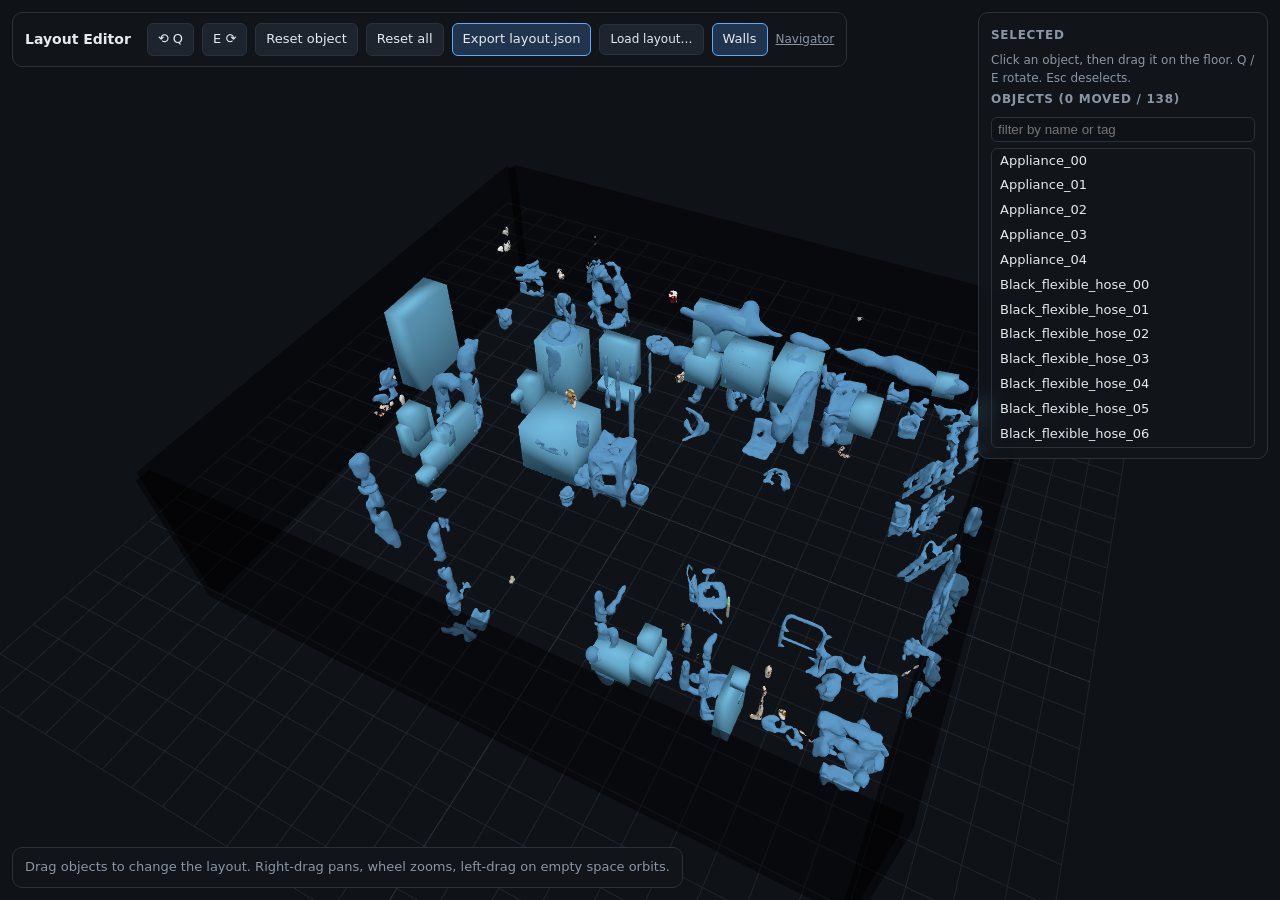
<file: web/layout.html>
<!DOCTYPE html>
<html lang="en">
<head>
<meta charset="utf-8">
<meta name="viewport" content="width=device-width, initial-scale=1">
<title>Equipment Room Layout Editor</title>
<style>
  :root { --bg:#0f1216; --panel:rgba(18,22,28,.92); --line:#2a313b; --text:#e6e9ee; --mut:#8b95a3; --acc:#5aa9ff; }
  * { box-sizing:border-box; }
  html,body { margin:0; height:100%; background:var(--bg); color:var(--text);
              font:13px/1.45 ui-sans-serif,system-ui,-apple-system,"Segoe UI",sans-serif; overflow:hidden; }
  #c { position:fixed; inset:0; width:100%; height:100%; }
  .panel { position:fixed; background:var(--panel); border:1px solid var(--line); border-radius:10px; backdrop-filter:blur(6px); padding:10px 12px; }
  #top { top:12px; left:12px; display:flex; gap:8px; align-items:center; flex-wrap:wrap; }
  #top h1 { font-size:14px; margin:0 8px 0 0; font-weight:600; }
  button { background:#1d242d; color:var(--text); border:1px solid var(--line); border-radius:6px; padding:6px 10px; font:inherit; cursor:pointer; }
  button:hover { border-color:var(--acc); }
  button.on { background:#20354d; border-color:var(--acc); }
  #side { top:12px; right:12px; width:290px; max-height:calc(100% - 24px); overflow:auto; }
  #side h2 { font-size:12px; text-transform:uppercase; letter-spacing:.06em; color:var(--mut); margin:4px 0 8px; }
  .mut { color:var(--mut); font-size:12px; }
  .kv { display:grid; grid-template-columns:auto auto; gap:0 10px; font-size:12px; margin:4px 0 8px; }
  #list { max-height:300px; overflow:auto; border:1px solid var(--line); border-radius:6px; margin-top:6px; }
  #list div { padding:3px 8px; cursor:pointer; display:flex; justify-content:space-between; gap:6px; }
  #list div:hover { background:#1d242d; }
  #list div.sel { background:#20354d; }
  #list div.moved span:last-child { color:#3ecf8e; }
  #status { bottom:12px; left:12px; color:var(--mut); }
  #load { position:fixed; inset:0; display:flex; align-items:center; justify-content:center; z-index:9; background:var(--bg); }
  input[type=range] { width:140px; }
</style>
<script type="importmap">
{ "imports": { "three": "./lib/three.module.js", "three/addons/": "./lib/addons/" } }
</script>
</head>
<body>
<canvas id="c"></canvas>
<div id="load">Loading BIM layout…</div>
<div id="top" class="panel">
  <h1>Layout Editor</h1>
  <button id="rotl" title="Rotate left (Q)">⟲ Q</button>
  <button id="rotr" title="Rotate right (E)">E ⟳</button>
  <button id="reset1" title="Reset selected object">Reset object</button>
  <button id="resetall">Reset all</button>
  <button id="export" class="on">Export layout.json</button>
  <label class="mut"><input id="load-file" type="file" accept=".json" style="display:none"><button id="loadbtn" type="button">Load layout…</button></label>
  <button id="wallsbtn" class="on">Walls</button>
  <a class="mut" href="./">Navigator</a>
</div>
<div id="side" class="panel">
  <h2>Selected</h2>
  <div id="sel" class="mut">Click an object, then drag it on the floor. Q / E rotate. Esc deselects.</div>
  <h2>Objects <span id="count" class="mut"></span></h2>
  <input id="filter" placeholder="filter by name or tag" style="width:100%;background:#0f1216;color:var(--text);border:1px solid var(--line);border-radius:6px;padding:4px 6px">
  <div id="list"></div>
</div>
<div id="status" class="panel">Drag objects to change the layout. Right-drag pans, wheel zooms, left-drag on empty space orbits.</div>

<script type="module">
import * as THREE from "three";
import { OrbitControls } from "three/addons/controls/OrbitControls.js";
import { GLTFLoader } from "three/addons/loaders/GLTFLoader.js";

const $ = (id) => document.getElementById(id);
const STORE = "layout-editor-v1";
const sceneJson = await fetch("data/scene.json").then(r => r.json());
const index = await fetch("data/bim/index.json").then(r => r.json());
const meta = Object.fromEntries(index.elements.map(e => [e.global_id, e]));
const frame = sceneJson.frame;
const UP = frame.up_axis, sgn = frame.down_sign;

const renderer = new THREE.WebGLRenderer({ canvas: $("c"), antialias: true });
renderer.setPixelRatio(Math.min(devicePixelRatio, 2));
renderer.setSize(innerWidth, innerHeight);
const scene = new THREE.Scene(); scene.background = new THREE.Color(0x0f1216);
const camera = new THREE.PerspectiveCamera(55, innerWidth / innerHeight, 0.05, 200);
scene.add(new THREE.HemisphereLight(0xffffff, 0x445566, 1.1));
const sun = new THREE.DirectionalLight(0xffffff, 1.6); sun.position.set(3, 8, 4); scene.add(sun);
const controls = new OrbitControls(camera, renderer.domElement); controls.enableDamping = true;

const world = new THREE.Group();
if (UP === 1 && sgn === 1) world.rotation.x = Math.PI;   // scan is y-down; three.js is y-up
scene.add(world); world.updateMatrixWorld();

const gltf = await new GLTFLoader().loadAsync("data/bim/equipment_room.glb");
const walls = [], items = new Map();   // gid -> { group, mesh, home, meta, yaw }
const flat = []; gltf.scene.traverse(o => { if (o.isMesh) flat.push(o); });
for (const mesh of flat) {
  const m = meta[mesh.name];
  mesh.geometry.computeBoundingBox();
  const c = mesh.geometry.boundingBox.getCenter(new THREE.Vector3());
  const hasCol = !!mesh.geometry.attributes.color;
  if (!m || !m.movable) {
    mesh.material = new THREE.MeshStandardMaterial({ color: 0xb8bcc4, transparent: true, opacity: 0.28, side: THREE.DoubleSide, depthWrite: false });
    world.add(mesh.parent === gltf.scene ? mesh : mesh); walls.push(mesh);
    continue;
  }
  const group = new THREE.Group();
  group.position.copy(c);
  mesh.geometry.translate(-c.x, -c.y, -c.z);
  mesh.position.set(0, 0, 0); mesh.rotation.set(0, 0, 0); mesh.scale.set(1, 1, 1);
  mesh.material = new THREE.MeshStandardMaterial({ vertexColors: hasCol, color: hasCol ? 0xffffff : 0x66aadd, roughness: 0.85, metalness: 0.05, side: THREE.DoubleSide, flatShading: false });
  mesh.geometry.computeVertexNormals();
  group.add(mesh);
  world.add(group);
  items.set(mesh.name, { group, mesh, home: c.clone(), meta: m, gid: mesh.name });
}

// frame the room
const box = new THREE.Box3().setFromObject(world);
const ctr = box.getCenter(new THREE.Vector3()), size = box.getSize(new THREE.Vector3());
camera.position.copy(ctr).add(new THREE.Vector3(size.x * 0.4, size.length() * 0.7, size.z * 0.9));
controls.target.copy(ctr); controls.update();
const grid = new THREE.GridHelper(Math.max(size.x, size.z) * 1.4, Math.round(Math.max(size.x, size.z) * 1.4 / 0.5), 0x2a313b, 0x1d242d);
grid.position.set(ctr.x, box.min.y, ctr.z); scene.add(grid);
$("load").remove();

// ---------- selection and dragging on a horizontal plane
const ray = new THREE.Raycaster(), ndc = new THREE.Vector2();
const plane = new THREE.Plane(new THREE.Vector3(0, 1, 0), 0);
let selected = null, dragging = null, offset = new THREE.Vector3();
const setNdc = (ev) => ndc.set(ev.clientX / innerWidth * 2 - 1, -(ev.clientY / innerHeight) * 2 + 1);
const pickables = () => [...items.values()].map(i => i.mesh);
const itemOf = (obj) => [...items.values()].find(i => i.mesh === obj);

function select(it) {
  if (selected) selected.mesh.material.emissive?.setHex(0x000000);
  selected = it;
  if (it) it.mesh.material.emissive?.setHex(0x1a3d66);
  renderPanel(); renderList();
}
function planeHit(ev, y) {
  setNdc(ev); ray.setFromCamera(ndc, camera);
  plane.constant = -y;
  const p = new THREE.Vector3();
  return ray.ray.intersectPlane(plane, p) ? p : null;
}
renderer.domElement.addEventListener("pointerdown", (ev) => {
  if (ev.button !== 0) return;
  setNdc(ev); ray.setFromCamera(ndc, camera);
  const hit = ray.intersectObjects(pickables(), false)[0];
  if (!hit) { select(null); return; }
  const it = itemOf(hit.object); select(it);
  const wp = it.group.getWorldPosition(new THREE.Vector3());
  const p = planeHit(ev, wp.y);
  if (!p) return;
  offset.copy(wp).sub(p);
  dragging = it; controls.enabled = false;
  renderer.domElement.setPointerCapture(ev.pointerId);
});
renderer.domElement.addEventListener("pointermove", (ev) => {
  if (!dragging) {
    setNdc(ev); ray.setFromCamera(ndc, camera);
    renderer.domElement.style.cursor = ray.intersectObjects(pickables(), false).length ? "grab" : "";
    return;
  }
  const wp = dragging.group.getWorldPosition(new THREE.Vector3());
  const p = planeHit(ev, wp.y);
  if (!p) return;
  const target = world.worldToLocal(p.add(offset));
  dragging.group.position.x = target.x;           // floor plane = scan x/z; scan y is the vertical axis
  dragging.group.position.z = target.z;
  renderPanel(); save();
});
const endDrag = (ev) => { if (dragging) { dragging = null; controls.enabled = true; renderList(); } };
renderer.domElement.addEventListener("pointerup", endDrag);
renderer.domElement.addEventListener("pointercancel", endDrag);

function rotate(step) { if (!selected) return; selected.group.rotation.y += step; renderPanel(); renderList(); save(); }
addEventListener("keydown", (e) => {
  if (e.target.tagName === "INPUT") return;
  if (e.code === "KeyQ") rotate(Math.PI / 12);
  if (e.code === "KeyE") rotate(-Math.PI / 12);
  if (e.code === "Escape") select(null);
});
$("rotl").onclick = () => rotate(Math.PI / 12);
$("rotr").onclick = () => rotate(-Math.PI / 12);

// ---------- layout state
const isMoved = (it) => it.group.position.distanceTo(it.home) > 1e-4 || Math.abs(it.group.rotation.y) > 1e-4;
function layoutObject() {
  const objects = {};
  for (const it of items.values()) if (isMoved(it)) {
    objects[it.gid] = {
      name: it.meta.name, tag: it.meta.tag || null,
      pivot: it.home.toArray(),
      delta: it.group.position.clone().sub(it.home).toArray(),
      yaw_rad: it.group.rotation.y,
    };
  }
  return { version: 1, scene: index.scene, frame: { up_axis: UP, down_sign: sgn }, objects };
}
function save() { try { localStorage.setItem(STORE, JSON.stringify(layoutObject())); } catch {} }
function applyLayout(layout) {
  for (const it of items.values()) { it.group.position.copy(it.home); it.group.rotation.y = 0; }
  for (const [gid, e] of Object.entries(layout.objects || {})) {
    const it = items.get(gid); if (!it) continue;
    it.group.position.copy(it.home).add(new THREE.Vector3(...e.delta));
    it.group.rotation.y = e.yaw_rad || 0;
  }
  renderPanel(); renderList(); save();
}
$("reset1").onclick = () => { if (selected) { selected.group.position.copy(selected.home); selected.group.rotation.y = 0; renderPanel(); renderList(); save(); } };
$("resetall").onclick = () => applyLayout({ objects: {} });
$("export").onclick = () => {
  const blob = new Blob([JSON.stringify(layoutObject(), null, 2)], { type: "application/json" });
  const a = document.createElement("a"); a.href = URL.createObjectURL(blob); a.download = "layout.json"; a.click();
  $("status").textContent = `Exported ${Object.keys(layoutObject().objects).length} moved objects. Rebuild IFC/GLB: python scripts/13_apply_layout.py --config config_all_objects.yaml --layout layout.json`;
};
$("loadbtn").onclick = () => $("load-file").click();
$("load-file").onchange = async (e) => { const f = e.target.files[0]; if (f) applyLayout(JSON.parse(await f.text())); };
$("wallsbtn").onclick = () => { const on = !walls[0]?.visible; walls.forEach(w => w.visible = on); $("wallsbtn").classList.toggle("on", on); };

// ---------- panels
function renderPanel() {
  if (!selected) { $("sel").innerHTML = `<span class="mut">Click an object, then drag it on the floor. Q / E rotate. Esc deselects.</span>`; return; }
  const m = selected.meta, d = selected.group.position.clone().sub(selected.home);
  $("sel").innerHTML = `<b>${m.name}</b><div class="mut">${m.ifc_class || ""}${m.tag ? " · " + m.tag : ""}</div>
    <div class="kv"><span>moved</span><span>${d.x.toFixed(2)}, ${d.z.toFixed(2)} m</span>
    <span>rotation</span><span>${(selected.group.rotation.y * 180 / Math.PI).toFixed(0)}°</span></div>`;
}
function renderList() {
  const q = $("filter").value.trim().toLowerCase();
  const all = [...items.values()].sort((a, b) => (a.meta.name || "").localeCompare(b.meta.name || ""));
  const shown = all.filter(i => !q || (i.meta.name || "").toLowerCase().includes(q) || (i.meta.tag || "").toLowerCase().includes(q));
  $("count").textContent = `(${all.filter(isMoved).length} moved / ${all.length})`;
  $("list").innerHTML = shown.map(i => `<div data-g="${i.gid}" class="${i === selected ? "sel" : ""} ${isMoved(i) ? "moved" : ""}"><span>${i.meta.name}${i.meta.tag ? " · " + i.meta.tag : ""}</span><span>${isMoved(i) ? "moved" : ""}</span></div>`).join("");
}
$("filter").oninput = renderList;
$("list").onclick = (e) => {
  const row = e.target.closest("[data-g]"); if (!row) return;
  const it = items.get(row.dataset.g); select(it);
  controls.target.copy(it.group.getWorldPosition(new THREE.Vector3()));
};
addEventListener("resize", () => { camera.aspect = innerWidth / innerHeight; camera.updateProjectionMatrix(); renderer.setSize(innerWidth, innerHeight); });

try { const s = JSON.parse(localStorage.getItem(STORE) || "null"); if (s?.objects) applyLayout(s); } catch {}
renderList();
(function loop() { requestAnimationFrame(loop); controls.update(); renderer.render(scene, camera); })();
</script>
</body>
</html>
</file>
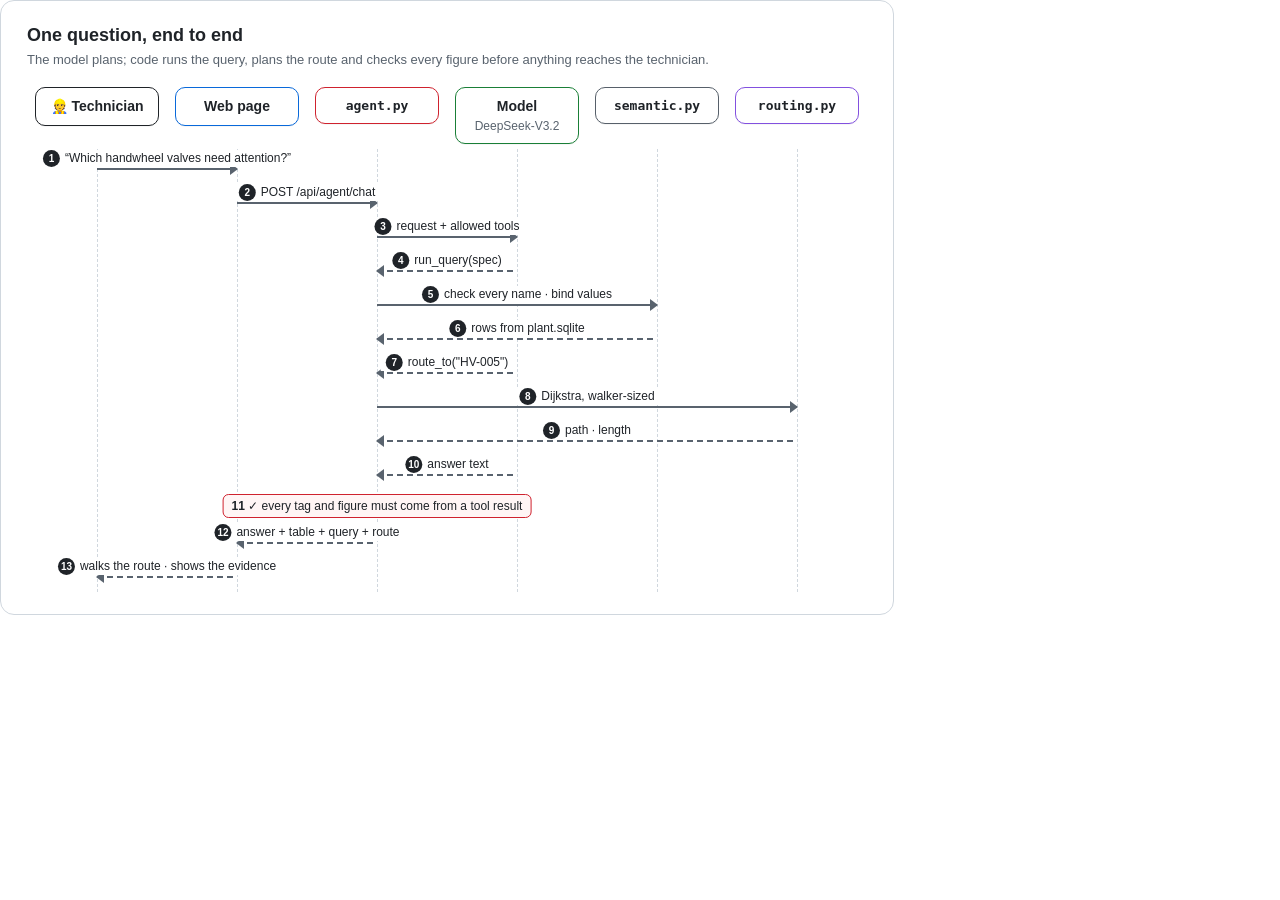
<file: docs/diagrams/agent.html>
<!doctype html>
<html lang="en"><head><meta charset="utf-8"><title>Agent sequence</title><link rel="stylesheet" href="diagram.css">
<style>
  .seq { display:grid; grid-template-columns:repeat(6, 140px); position:relative; }
  .actor { text-align:center; margin:0 8px 6px; }
  .life { position:absolute; top:62px; bottom:0; width:0; border-left:1.5px dashed var(--line); }
  .msg { position:relative; height:34px; }
  .msg .ln { position:absolute; top:18px; height:2px; background:var(--c, var(--mut)); }
  .msg .ln::after { content:""; position:absolute; top:-5px; border:6px solid transparent; }
  .msg.r .ln::after { right:-1px; border-left:8px solid var(--c, var(--mut)); border-right:0; }
  .msg.l .ln::after { left:-1px; border-right:8px solid var(--c, var(--mut)); border-left:0; }
  .msg.ret .ln { background:repeating-linear-gradient(90deg, var(--c, var(--mut)) 0 6px, transparent 6px 10px); }
  .msg .t { position:absolute; top:0; font-size:12px; white-space:nowrap; transform:translateX(-50%); background:#fff; padding:0 5px; }
  .msg .t i { font-style:normal; display:inline-block; width:17px; height:17px; border-radius:50%; background:var(--ink); color:#fff; font:700 10px/17px sans-serif; text-align:center; margin-right:5px; }
  .self { position:absolute; top:4px; font-size:12px; padding:3px 8px; border-radius:6px; border:1.5px solid var(--agent); background:#fff5f5; white-space:nowrap; transform:translateX(-50%); }
</style></head>
<body>
<div class="diagram" id="d">
  <h2>One question, end to end</h2>
  <p class="sub">The model plans; code runs the query, plans the route and checks every figure before anything reaches the technician.</p>
  <div class="seq" id="seq">
    <div class="actor"><div class="box" style="--c:var(--ink)"><b>👷 Technician</b></div></div>
    <div class="actor"><div class="box" style="--c:var(--scan)"><b>Web page</b></div></div>
    <div class="actor"><div class="box code" style="--c:var(--agent)"><b>agent.py</b></div></div>
    <div class="actor"><div class="box" style="--c:var(--know)"><b>Model</b><small>DeepSeek-V3.2</small></div></div>
    <div class="actor"><div class="box code" style="--c:var(--data)"><b>semantic.py</b></div></div>
    <div class="actor"><div class="box code" style="--c:var(--space)"><b>routing.py</b></div></div>
  </div>
</div>
<script>
// [from column, to column, text, kind]; kind: "" call, "ret" reply, "self" note on one lifeline
const MSGS = [
  [0, 1, "“Which handwheel valves need attention?”"], [1, 2, "POST /api/agent/chat"], [2, 3, "request + allowed tools"],
  [3, 2, "run_query(spec)", "ret"], [2, 4, "check every name · bind values"], [4, 2, "rows from plant.sqlite", "ret"],
  [3, 2, "route_to(\"HV-005\")", "ret"], [2, 5, "Dijkstra, walker-sized"], [5, 2, "path · length", "ret"],
  [3, 2, "answer text", "ret"], [2, 2, "every tag and figure must come from a tool result", "self"],
  [2, 1, "answer + table + query + route", "ret"], [1, 0, "walks the route · shows the evidence", "ret"],
];
const seq = document.getElementById("seq"), W = 140, x = (c) => c * W + W / 2;
for (let c = 0; c < 6; c++) { const l = document.createElement("div"); l.className = "life"; l.style.left = x(c) + "px"; seq.appendChild(l); }
MSGS.forEach(([a, b, text, kind = ""], k) => {
  const row = document.createElement("div"); row.className = "msg"; row.style.gridColumn = "1 / -1";
  if (kind === "self") { row.innerHTML = `<div class="self" style="left:${x(a)}px"><b>${k + 1}</b> ✓ ${text}</div>`; }
  else {
    const lo = Math.min(x(a), x(b)), hi = Math.max(x(a), x(b));
    row.className += (b > a ? " r" : " l") + (kind === "ret" ? " ret" : "");
    row.innerHTML = `<div class="ln" style="left:${lo}px; width:${hi - lo}px"></div><div class="t" style="left:${(lo + hi) / 2}px"><i>${k + 1}</i>${text}</div>`;
  }
  seq.appendChild(row);
});
</script>
</body></html>
</file>
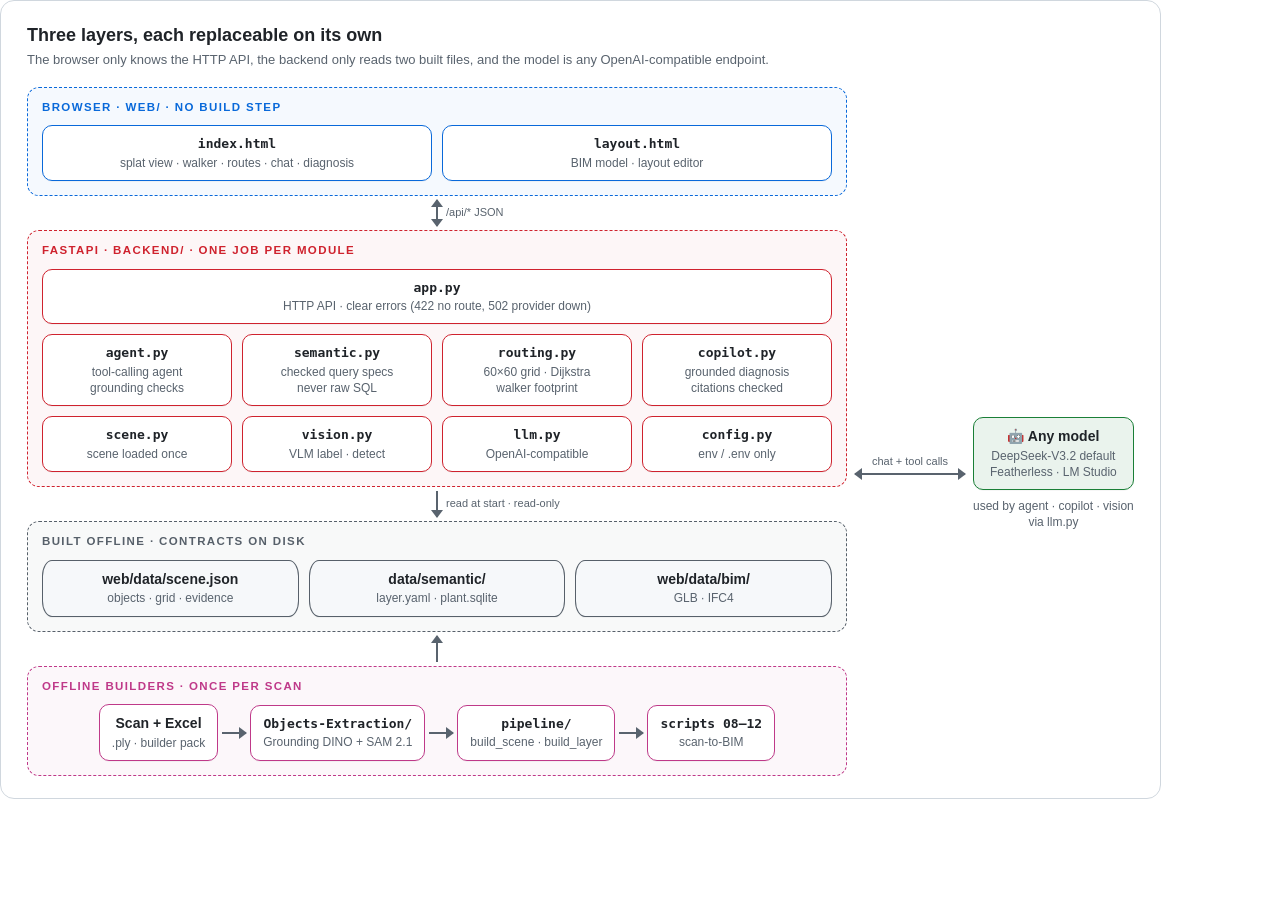
<file: docs/diagrams/architecture.html>
<!doctype html>
<html lang="en"><head><meta charset="utf-8"><title>Architecture</title><link rel="stylesheet" href="diagram.css">
<style>
  .wrap { display:grid; grid-template-columns:auto auto; gap:0; align-items:start; }
  .stack { display:flex; flex-direction:column; width:820px; }
  .mods { grid-template-columns:repeat(4, 1fr); }
  .stores { grid-template-columns:repeat(3, 1fr); }
  .side { display:flex; align-items:center; margin:330px 0 0 0; } .side .note { color:var(--mut); font-size:12px; text-align:center; margin-top:8px; }
  .hline { display:flex; align-items:center; }
</style></head>
<body>
<div class="diagram" id="d">
  <h2>Three layers, each replaceable on its own</h2>
  <p class="sub">The browser only knows the HTTP API, the backend only reads two built files, and the model is any OpenAI-compatible endpoint.</p>
  <div class="wrap">
    <div class="stack">
      <div class="layer" style="--c:var(--scan)">
        <div class="name">Browser · web/ · no build step</div>
        <div class="grid" style="grid-template-columns:1fr 1fr">
          <div class="box code"><b>index.html</b><small>splat view · walker · routes · chat · diagnosis</small></div>
          <div class="box code"><b>layout.html</b><small>BIM model · layout editor</small></div>
        </div>
      </div>
      <div class="varrow both"><span class="lbl">/api/*  JSON</span></div>
      <div class="layer" style="--c:var(--agent)">
        <div class="name">FastAPI · backend/ · one job per module</div>
        <div class="box code" style="margin-bottom:10px"><b>app.py</b><small>HTTP API · clear errors (422 no route, 502 provider down)</small></div>
        <div class="grid mods">
          <div class="box code"><b>agent.py</b><small>tool-calling agent<br>grounding checks</small></div>
          <div class="box code"><b>semantic.py</b><small>checked query specs<br>never raw SQL</small></div>
          <div class="box code"><b>routing.py</b><small>60×60 grid · Dijkstra<br>walker footprint</small></div>
          <div class="box code"><b>copilot.py</b><small>grounded diagnosis<br>citations checked</small></div>
          <div class="box code"><b>scene.py</b><small>scene loaded once</small></div>
          <div class="box code"><b>vision.py</b><small>VLM label · detect</small></div>
          <div class="box code"><b>llm.py</b><small>OpenAI-compatible</small></div>
          <div class="box code"><b>config.py</b><small>env / .env only</small></div>
        </div>
      </div>
      <div class="varrow"><span class="lbl">read at start · read-only</span></div>
      <div class="layer" style="--c:var(--data)">
        <div class="name">Built offline · contracts on disk</div>
        <div class="grid stores">
          <div class="box store"><b>web/data/scene.json</b><small>objects · grid · evidence</small></div>
          <div class="box store"><b>data/semantic/</b><small>layer.yaml · plant.sqlite</small></div>
          <div class="box store"><b>web/data/bim/</b><small>GLB · IFC4</small></div>
        </div>
      </div>
      <div class="varrow" style="transform:rotate(180deg)"></div>
      <div class="layer" style="--c:var(--extract)">
        <div class="name">Offline builders · once per scan</div>
        <div class="row" style="justify-content:center">
          <div class="box"><b>Scan + Excel</b><small>.ply · builder pack</small></div><div class="arrow short"></div>
          <div class="box code"><b>Objects-Extraction/</b><small>Grounding DINO + SAM 2.1</small></div><div class="arrow short"></div>
          <div class="box code"><b>pipeline/</b><small>build_scene · build_layer</small></div><div class="arrow short"></div>
          <div class="box code"><b>scripts 08–12</b><small>scan-to-BIM</small></div>
        </div>
      </div>
    </div>
    <div class="side">
      <div class="arrow long both" style="width:110px; margin:0 8px"><span class="lbl">chat + tool calls</span></div>
      <div><div class="box filled" style="--c:var(--know)"><b>🤖 Any model</b><small>DeepSeek-V3.2 default<br>Featherless · LM Studio</small></div>
      <div class="note">used by agent · copilot · vision<br>via llm.py</div></div>
    </div>
  </div>
</div>
</body></html>
</file>
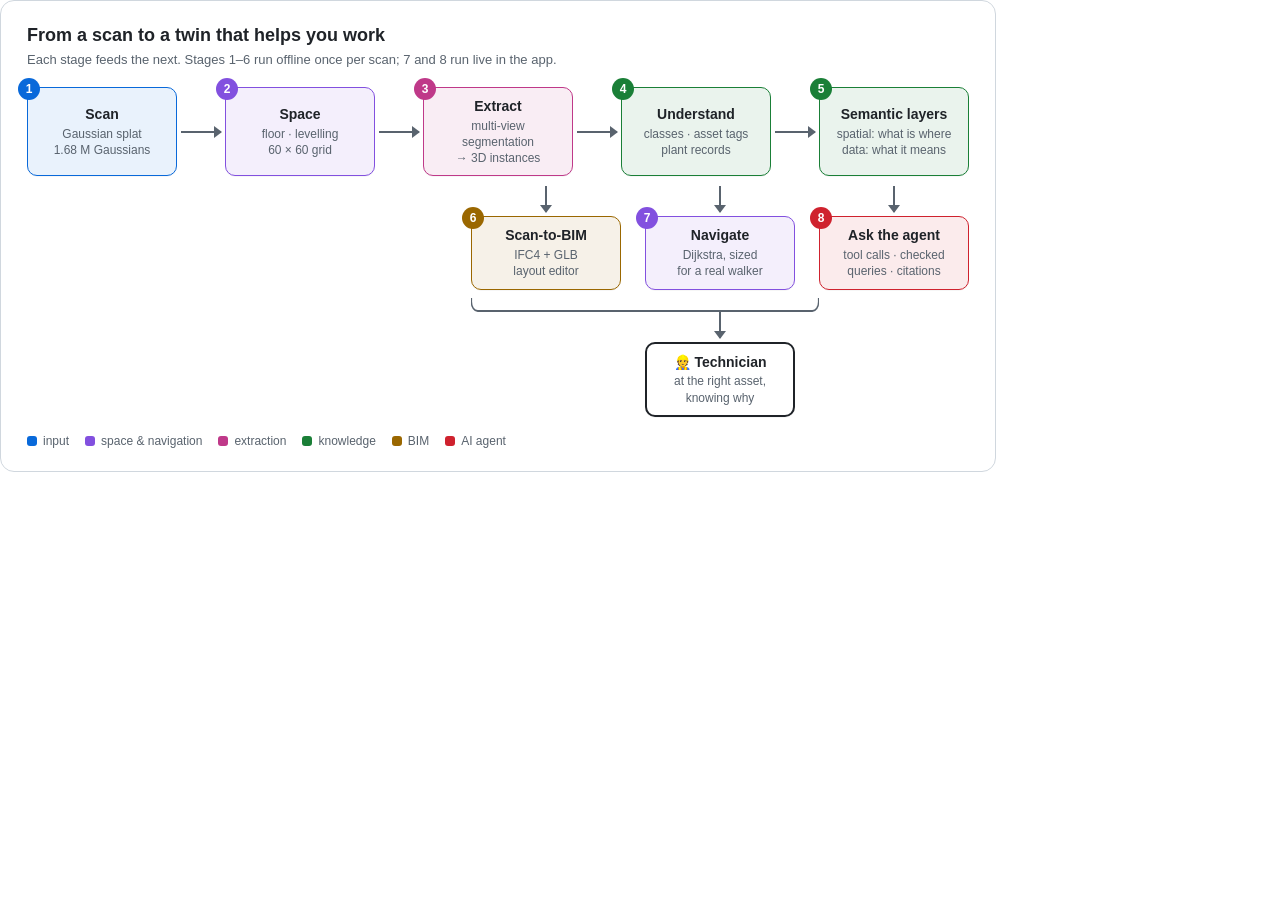
<file: docs/diagrams/flow.html>
<!doctype html>
<html lang="en"><head><meta charset="utf-8"><title>The flow</title><link rel="stylesheet" href="diagram.css">
<style>
  .stages { display:flex; align-items:stretch; } .stages .box { width:150px; display:flex; flex-direction:column; justify-content:center; }
  .stages .arrow { align-self:center; }
  .branch { display:grid; grid-template-columns:150px 150px 150px; gap:24px; margin:0 0 0 auto; width:max-content; }
  .down { display:grid; grid-template-columns:repeat(3, 150px); gap:24px; width:max-content; margin-left:auto; }
  .merge { width:498px; margin:8px 0 0 auto; height:14px; border:2px solid var(--mut); border-top:0; border-radius:0 0 10px 10px; transform:translateX(-75px) scaleX(.7); }
  .num { position:absolute; top:-10px; left:-10px; width:22px; height:22px; border-radius:50%; background:var(--c); color:#fff; font:700 12px/22px sans-serif; }
</style></head>
<body>
<div class="diagram" id="d">
  <h2>From a scan to a twin that helps you work</h2>
  <p class="sub">Each stage feeds the next. Stages 1–6 run offline once per scan; 7 and 8 run live in the app.</p>

  <div class="stages">
    <div class="box filled" style="--c:var(--scan)"><span class="num">1</span><b>Scan</b><small>Gaussian splat<br>1.68 M Gaussians</small></div>
    <div class="arrow"></div>
    <div class="box filled" style="--c:var(--space)"><span class="num">2</span><b>Space</b><small>floor · levelling<br>60 × 60 grid</small></div>
    <div class="arrow"></div>
    <div class="box filled" style="--c:var(--extract)"><span class="num">3</span><b>Extract</b><small>multi-view segmentation<br>→ 3D instances</small></div>
    <div class="arrow"></div>
    <div class="box filled" style="--c:var(--know)"><span class="num">4</span><b>Understand</b><small>classes · asset tags<br>plant records</small></div>
    <div class="arrow"></div>
    <div class="box filled" style="--c:var(--know)"><span class="num">5</span><b>Semantic layers</b><small>spatial: what is where<br>data: what it means</small></div>
  </div>

  <div class="down" style="margin-top:6px">
    <div class="varrow"></div><div class="varrow"></div><div class="varrow"></div>
  </div>
  <div class="branch">
    <div class="box filled" style="--c:var(--bim)"><span class="num">6</span><b>Scan-to-BIM</b><small>IFC4 + GLB<br>layout editor</small></div>
    <div class="box filled" style="--c:var(--space)"><span class="num">7</span><b>Navigate</b><small>Dijkstra, sized<br>for a real walker</small></div>
    <div class="box filled" style="--c:var(--agent)"><span class="num">8</span><b>Ask the agent</b><small>tool calls · checked<br>queries · citations</small></div>
  </div>
  <div class="merge"></div><div class="down"><div></div><div class="varrow" style="margin-top:0"></div><div></div></div>
  <div class="branch">
    <div></div>
    <div class="box goal" style="--c:var(--ink)"><b>👷 Technician</b><small>at the right asset,<br>knowing why</small></div>
    <div></div>
  </div>

  <div class="legend">
    <span><i style="--c:var(--scan)"></i>input</span><span><i style="--c:var(--space)"></i>space &amp; navigation</span>
    <span><i style="--c:var(--extract)"></i>extraction</span><span><i style="--c:var(--know)"></i>knowledge</span>
    <span><i style="--c:var(--bim)"></i>BIM</span><span><i style="--c:var(--agent)"></i>AI agent</span>
  </div>
</div>
</body></html>
</file>
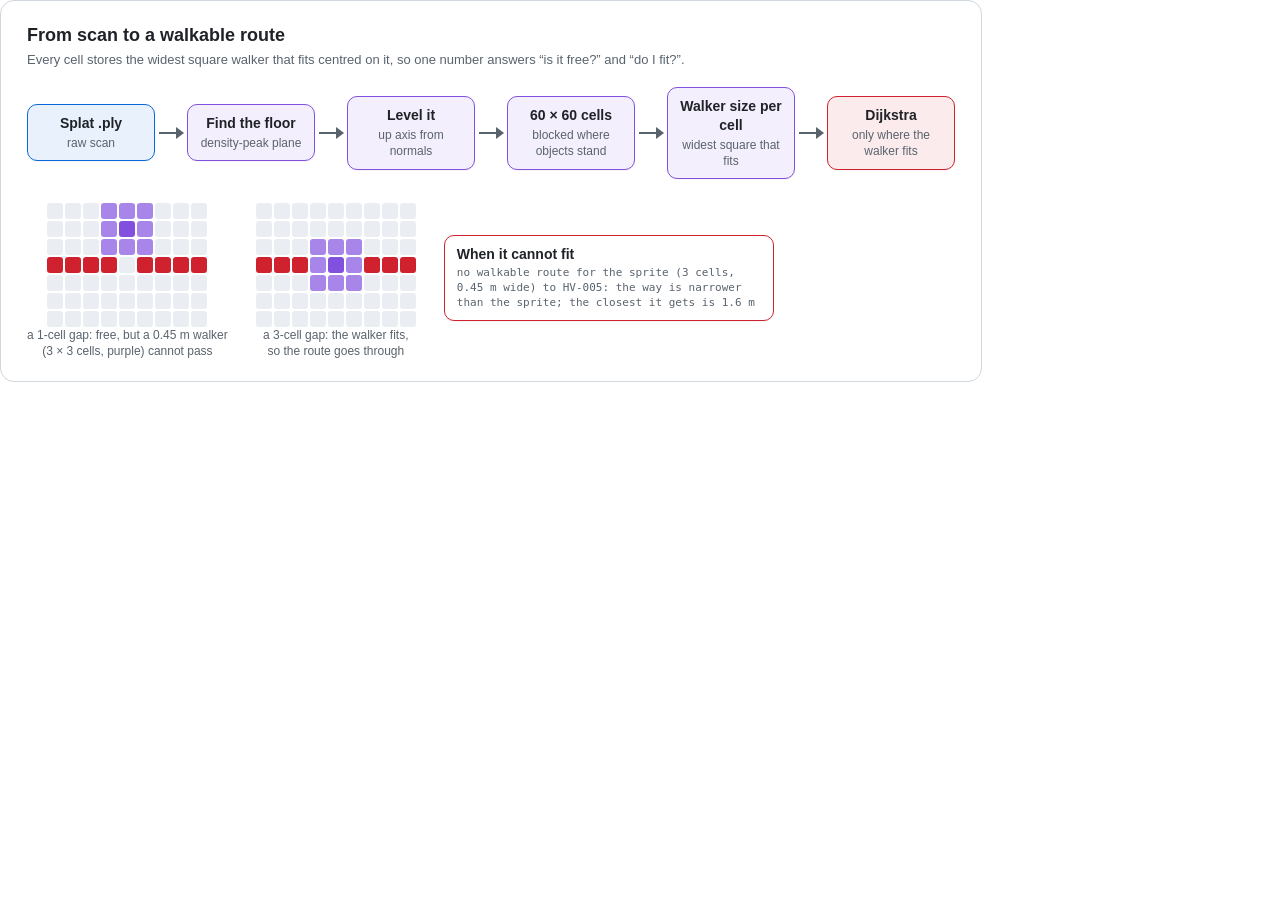
<file: docs/diagrams/navigation.html>
<!doctype html>
<html lang="en"><head><meta charset="utf-8"><title>Navigation</title><link rel="stylesheet" href="diagram.css">
<style>
  .row .box { width:128px; }
  .cells { display:grid; grid-template-columns:repeat(9, 16px); gap:2px; margin:6px auto 0; width:max-content; }
  .cells i { width:16px; height:16px; border-radius:3px; background:#eaeef2; }
  .cells i.b { background:#cf222e; } .cells i.w { background:color-mix(in srgb, var(--space) 70%, #fff); } .cells i.c { background:var(--space); }
  .ex { display:flex; gap:28px; margin-top:18px; align-items:flex-start; }
  .ex figure { margin:0; text-align:center; font-size:12px; color:var(--mut); }
</style></head>
<body>
<div class="diagram" id="d">
  <h2>From scan to a walkable route</h2>
  <p class="sub">Every cell stores the widest square walker that fits centred on it, so one number answers “is it free?” and “do I fit?”.</p>
  <div class="row">
    <div class="box filled" style="--c:var(--scan)"><b>Splat .ply</b><small>raw scan</small></div><div class="arrow short"></div>
    <div class="box filled" style="--c:var(--space)"><b>Find the floor</b><small>density-peak plane</small></div><div class="arrow short"></div>
    <div class="box filled" style="--c:var(--space)"><b>Level it</b><small>up axis from normals</small></div><div class="arrow short"></div>
    <div class="box filled" style="--c:var(--space)"><b>60 × 60 cells</b><small>blocked where objects stand</small></div><div class="arrow short"></div>
    <div class="box filled" style="--c:var(--space)"><b>Walker size per cell</b><small>widest square that fits</small></div><div class="arrow short"></div>
    <div class="box filled" style="--c:var(--agent)"><b>Dijkstra</b><small>only where the walker fits</small></div>
  </div>
  <div class="ex">
    <figure><div class="cells" id="g1"></div><figcaption>a 1-cell gap: free, but a 0.45 m walker<br>(3 × 3 cells, purple) cannot pass</figcaption></figure>
    <figure><div class="cells" id="g2"></div><figcaption>a 3-cell gap: the walker fits,<br>so the route goes through</figcaption></figure>
    <div class="box" style="--c:var(--agent); align-self:center; text-align:left; max-width:330px">
      <b>When it cannot fit</b><small style="font-family:ui-monospace,Consolas,monospace; font-size:11px">no walkable route for the sprite (3 cells, 0.45 m wide) to HV-005: the way is narrower than the sprite; the closest it gets is 1.6 m</small>
    </div>
  </div>
</div>
<script>
// 9 x 7 cells: a wall across the middle row with a gap; the walker (3 x 3) shown where it tries to pass
function draw(id, gap) {
  const g = document.getElementById(id), rows = 7, cols = 9, mid = 3;
  for (let r = 0; r < rows; r++) for (let c = 0; c < cols; c++) {
    const i = document.createElement("i");
    const wall = r === mid && !(c >= 4 - Math.floor(gap / 2) && c <= 4 + Math.floor(gap / 2));
    const walker = Math.abs(c - 4) <= 1 && Math.abs(r - (gap >= 3 ? mid : 1)) <= 1;
    if (wall) i.className = "b"; else if (walker) i.className = (r === (gap >= 3 ? mid : 1) && c === 4) ? "c" : "w";
    g.appendChild(i);
  }
}
draw("g1", 1); draw("g2", 3);
</script>
</body></html>
</file>
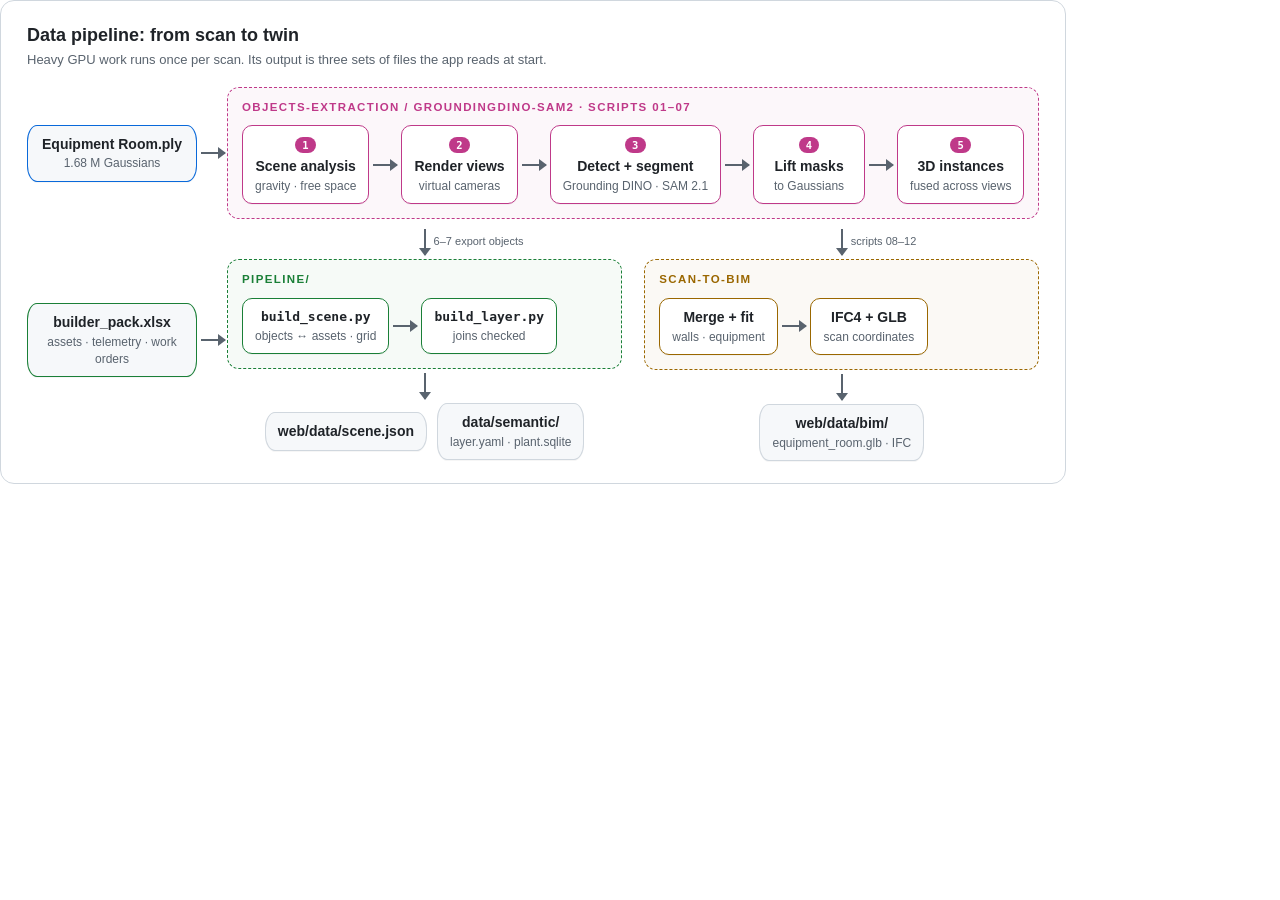
<file: docs/diagrams/pipeline.html>
<!doctype html>
<html lang="en"><head><meta charset="utf-8"><title>Data pipeline</title><link rel="stylesheet" href="diagram.css">
<style>
  .main { display:grid; grid-template-columns:170px 30px auto; align-items:center; }
  .ins { display:flex; flex-direction:column; gap:12px; }
  .stages .box { min-width:112px; }
  .outs { display:grid; grid-template-columns:auto; gap:10px; margin-top:8px; }
  .fork { display:grid; grid-template-columns:1fr 1fr; gap:22px; margin-top:6px; }
</style></head>
<body>
<div class="diagram" id="d">
  <h2>Data pipeline: from scan to twin</h2>
  <p class="sub">Heavy GPU work runs once per scan. Its output is three sets of files the app reads at start.</p>
  <div class="main">
    <div class="box store" style="--c:var(--scan)"><b>Equipment Room.ply</b><small>1.68 M Gaussians</small></div>
    <div class="arrow short"></div>
    <div>
      <div class="layer" style="--c:var(--extract)">
        <div class="name">Objects-Extraction / GroundingDino-SAM2 · scripts 01–07</div>
        <div class="row stages">
          <div class="box"><span class="tag" style="--c:var(--extract)">1</span><b>Scene analysis</b><small>gravity · free space</small></div><div class="arrow short"></div>
          <div class="box"><span class="tag" style="--c:var(--extract)">2</span><b>Render views</b><small>virtual cameras</small></div><div class="arrow short"></div>
          <div class="box"><span class="tag" style="--c:var(--extract)">3</span><b>Detect + segment</b><small>Grounding DINO · SAM 2.1</small></div><div class="arrow short"></div>
          <div class="box"><span class="tag" style="--c:var(--extract)">4</span><b>Lift masks</b><small>to Gaussians</small></div><div class="arrow short"></div>
          <div class="box"><span class="tag" style="--c:var(--extract)">5</span><b>3D instances</b><small>fused across views</small></div>
        </div>
      </div>
    </div>
    <div class="box store" style="--c:var(--know); align-self:start; margin-top:84px"><b>builder_pack.xlsx</b><small>assets · telemetry · work orders</small></div>
    <div class="arrow short" style="align-self:start; margin-top:120px"></div>
    <div>
      <div class="fork">
        <div>
          <div class="varrow"><span class="lbl">6–7 export objects</span></div>
          <div class="layer" style="--c:var(--know)">
            <div class="name">pipeline/</div>
            <div class="row">
              <div class="box code"><b>build_scene.py</b><small>objects ↔ assets · grid</small></div><div class="arrow short"></div>
              <div class="box code"><b>build_layer.py</b><small>joins checked</small></div>
            </div>
          </div>
          <div class="varrow"></div>
          <div class="row" style="gap:10px; justify-content:center">
            <div class="box store"><b>web/data/scene.json</b></div><div class="box store"><b>data/semantic/</b><small>layer.yaml · plant.sqlite</small></div>
          </div>
        </div>
        <div>
          <div class="varrow"><span class="lbl">scripts 08–12</span></div>
          <div class="layer" style="--c:var(--bim)">
            <div class="name">Scan-to-BIM</div>
            <div class="row">
              <div class="box"><b>Merge + fit</b><small>walls · equipment</small></div><div class="arrow short"></div>
              <div class="box"><b>IFC4 + GLB</b><small>scan coordinates</small></div>
            </div>
          </div>
          <div class="varrow"></div>
          <div class="row" style="justify-content:center"><div class="box store"><b>web/data/bim/</b><small>equipment_room.glb · IFC</small></div></div>
        </div>
      </div>
    </div>
  </div>
</div>
</body></html>
</file>
<file: docs/diagrams/diagram.css>
/* Shared look for every diagram in docs/diagrams/. Render to PNG with docs/diagrams/render.py. */
:root {
  --ink:#1f2328; --mut:#59636e; --line:#d0d7de; --bg:#ffffff; --soft:#f6f8fa;
  --scan:#0969da; --space:#8250df; --extract:#bf3989; --know:#1a7f37; --bim:#9a6700; --agent:#cf222e; --data:#57606a;
}
* { box-sizing:border-box; }
html, body { margin:0; background:transparent; }
body { font:14px/1.35 "Segoe UI", -apple-system, Helvetica, Arial, sans-serif; color:var(--ink); }
.diagram { display:inline-block; background:var(--bg); border:1px solid var(--line); border-radius:14px; padding:22px 26px; }
.diagram > h2 { margin:0 0 4px; font-size:18px; } .diagram > p.sub { margin:0 0 18px; color:var(--mut); font-size:13px; }

/* boxes */
.box { border:1.5px solid var(--c, var(--line)); border-radius:10px; background:#fff; padding:9px 12px; min-width:118px; text-align:center;
       box-shadow:0 1px 0 rgba(31,35,40,.04); position:relative; }
.box b { display:block; font-size:14px; } .box small { display:block; color:var(--mut); font-size:12px; margin-top:2px; }
.box .tag { display:inline-block; margin-bottom:4px; font:600 10.5px/16px ui-monospace, Consolas, monospace; letter-spacing:.04em;
            padding:0 7px; border-radius:8px; background:var(--c, var(--data)); color:#fff; }
.box.filled { background:color-mix(in srgb, var(--c) 9%, #fff); }
.box.store { border-radius:10px / 16px; border-style:solid; background:var(--soft); }
.box.code b { font-family:ui-monospace, Consolas, monospace; font-size:13px; }
.box.goal { border-width:2.5px; }

/* flow rows and arrows */
.row { display:flex; align-items:center; gap:0; }
.col { display:flex; flex-direction:column; align-items:center; gap:10px; }
.arrow { flex:0 0 auto; width:40px; height:2px; background:var(--mut); position:relative; margin:0 4px; }
.arrow::after { content:""; position:absolute; right:-1px; top:-5px; border:6px solid transparent; border-left:8px solid var(--mut); border-right:0; }
.arrow.long { width:70px; } .arrow.short { width:24px; }
.arrow.dash { background:repeating-linear-gradient(90deg, var(--mut) 0 6px, transparent 6px 10px); }
.arrow .lbl, .varrow .lbl { position:absolute; left:50%; transform:translateX(-50%); top:-19px; font-size:11px; color:var(--mut); white-space:nowrap; }
.varrow { width:2px; height:26px; background:var(--mut); position:relative; margin:4px auto; }
.varrow::after { content:""; position:absolute; bottom:-1px; left:-5px; border:6px solid transparent; border-top:8px solid var(--mut); border-bottom:0; }
.varrow .lbl { top:5px; left:10px; transform:none; }
.arrow.both::before { content:""; position:absolute; left:-1px; top:-5px; border:6px solid transparent; border-right:8px solid var(--mut); border-left:0; }
.varrow.both::before { content:""; position:absolute; top:-1px; left:-5px; border:6px solid transparent; border-bottom:8px solid var(--mut); border-top:0; }

/* layers */
.layer { border:1.5px dashed var(--c, var(--line)); border-radius:12px; padding:12px 14px 14px; background:color-mix(in srgb, var(--c) 4%, #fff); }
.layer > .name { font-size:11.5px; font-weight:700; letter-spacing:.12em; text-transform:uppercase; color:var(--c, var(--mut)); margin-bottom:10px; }
.grid { display:grid; gap:10px; }
.legend { display:flex; gap:16px; margin-top:16px; color:var(--mut); font-size:12px; }
.legend i { display:inline-block; width:10px; height:10px; border-radius:3px; background:var(--c); margin-right:6px; vertical-align:-1px; }
</file>
